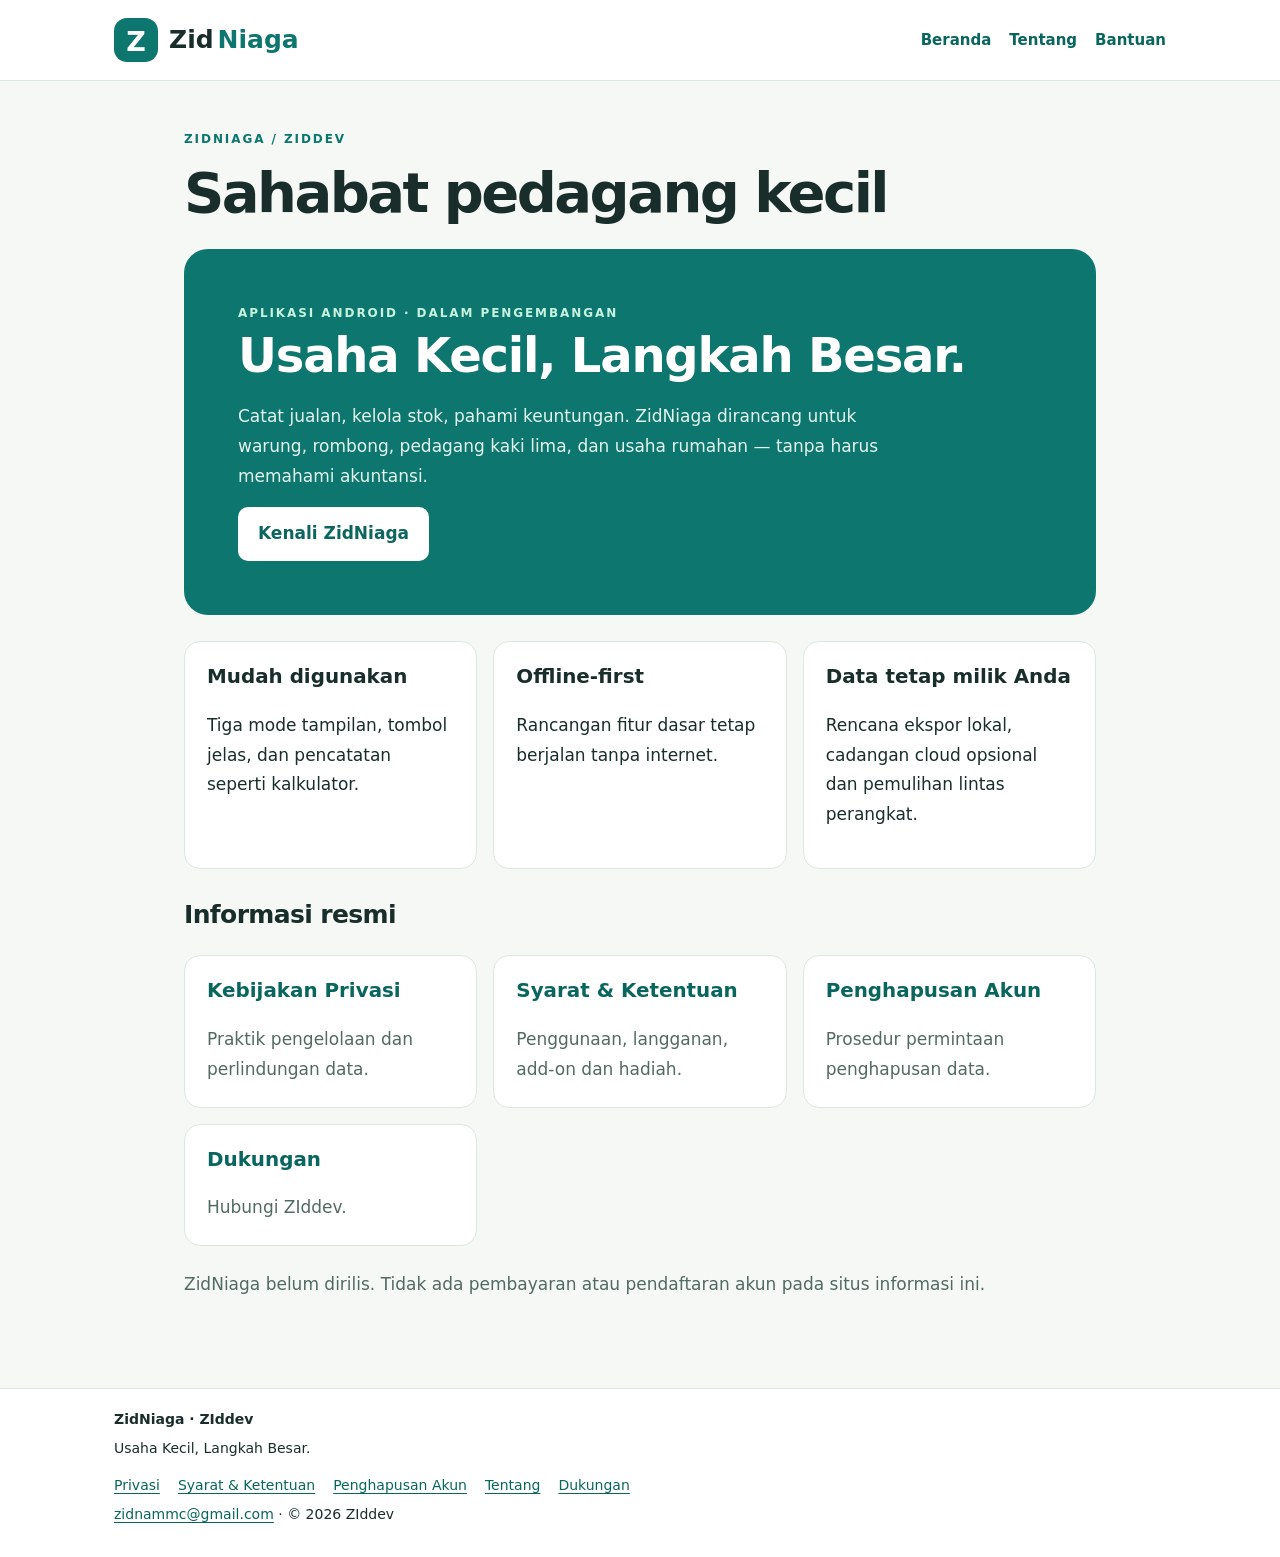
<file: index.html>
<!doctype html><html lang="id"><head><meta charset="utf-8"><meta name="viewport" content="width=device-width,initial-scale=1"><meta name="theme-color" content="#0d766e"><title>Sahabat pedagang kecil | ZidNiaga</title><link rel="stylesheet" href="style.css"></head><body><a class="skip" href="#main">Lewati navigasi</a><header class="site-header"><div class="nav-wrap"><a class="brand" href="index.html"><span class="mark" aria-hidden="true">Z</span>Zid<span>Niaga</span></a><nav aria-label="Navigasi utama"><a href="index.html">Beranda</a><a href="about.html">Tentang</a><a href="support.html">Bantuan</a></nav></div></header><main id="main" class="container"><div class="eyebrow">ZIDNIAGA / ZIDDEV</div><h1>Sahabat pedagang kecil</h1><section class="hero"><div class="eyebrow" style="color:#c6f2df">APLIKASI ANDROID · DALAM PENGEMBANGAN</div><h2>Usaha Kecil, Langkah Besar.</h2><p>Catat jualan, kelola stok, pahami keuntungan. ZidNiaga dirancang untuk warung, rombong, pedagang kaki lima, dan usaha rumahan — tanpa harus memahami akuntansi.</p><a class="cta" href="about.html">Kenali ZidNiaga</a></section><div class="cards"><section><h3>Mudah digunakan</h3><p>Tiga mode tampilan, tombol jelas, dan pencatatan seperti kalkulator.</p></section><section><h3>Offline-first</h3><p>Rancangan fitur dasar tetap berjalan tanpa internet.</p></section><section><h3>Data tetap milik Anda</h3><p>Rencana ekspor lokal, cadangan cloud opsional dan pemulihan lintas perangkat.</p></section></div><h2>Informasi resmi</h2><div class="cards"><a href="privacy.html"><h3>Kebijakan Privasi</h3><p>Praktik pengelolaan dan perlindungan data.</p></a><a href="terms.html"><h3>Syarat &amp; Ketentuan</h3><p>Penggunaan, langganan, add-on dan hadiah.</p></a><a href="delete-account.html"><h3>Penghapusan Akun</h3><p>Prosedur permintaan penghapusan data.</p></a><a href="support.html"><h3>Dukungan</h3><p>Hubungi ZIddev.</p></a></div><p class="muted">ZidNiaga belum dirilis. Tidak ada pembayaran atau pendaftaran akun pada situs informasi ini.</p></main><footer><div class="footer-inner"><strong>ZidNiaga · ZIddev</strong><p>Usaha Kecil, Langkah Besar.</p><nav aria-label="Informasi legal"><a href="privacy.html">Privasi</a><a href="terms.html">Syarat &amp; Ketentuan</a><a href="delete-account.html">Penghapusan Akun</a><a href="about.html">Tentang</a><a href="support.html">Dukungan</a></nav><p><a href="mailto:zidnammc@gmail.com">zidnammc@gmail.com</a> · © 2026 ZIddev</p></div></footer></body></html>
</file>
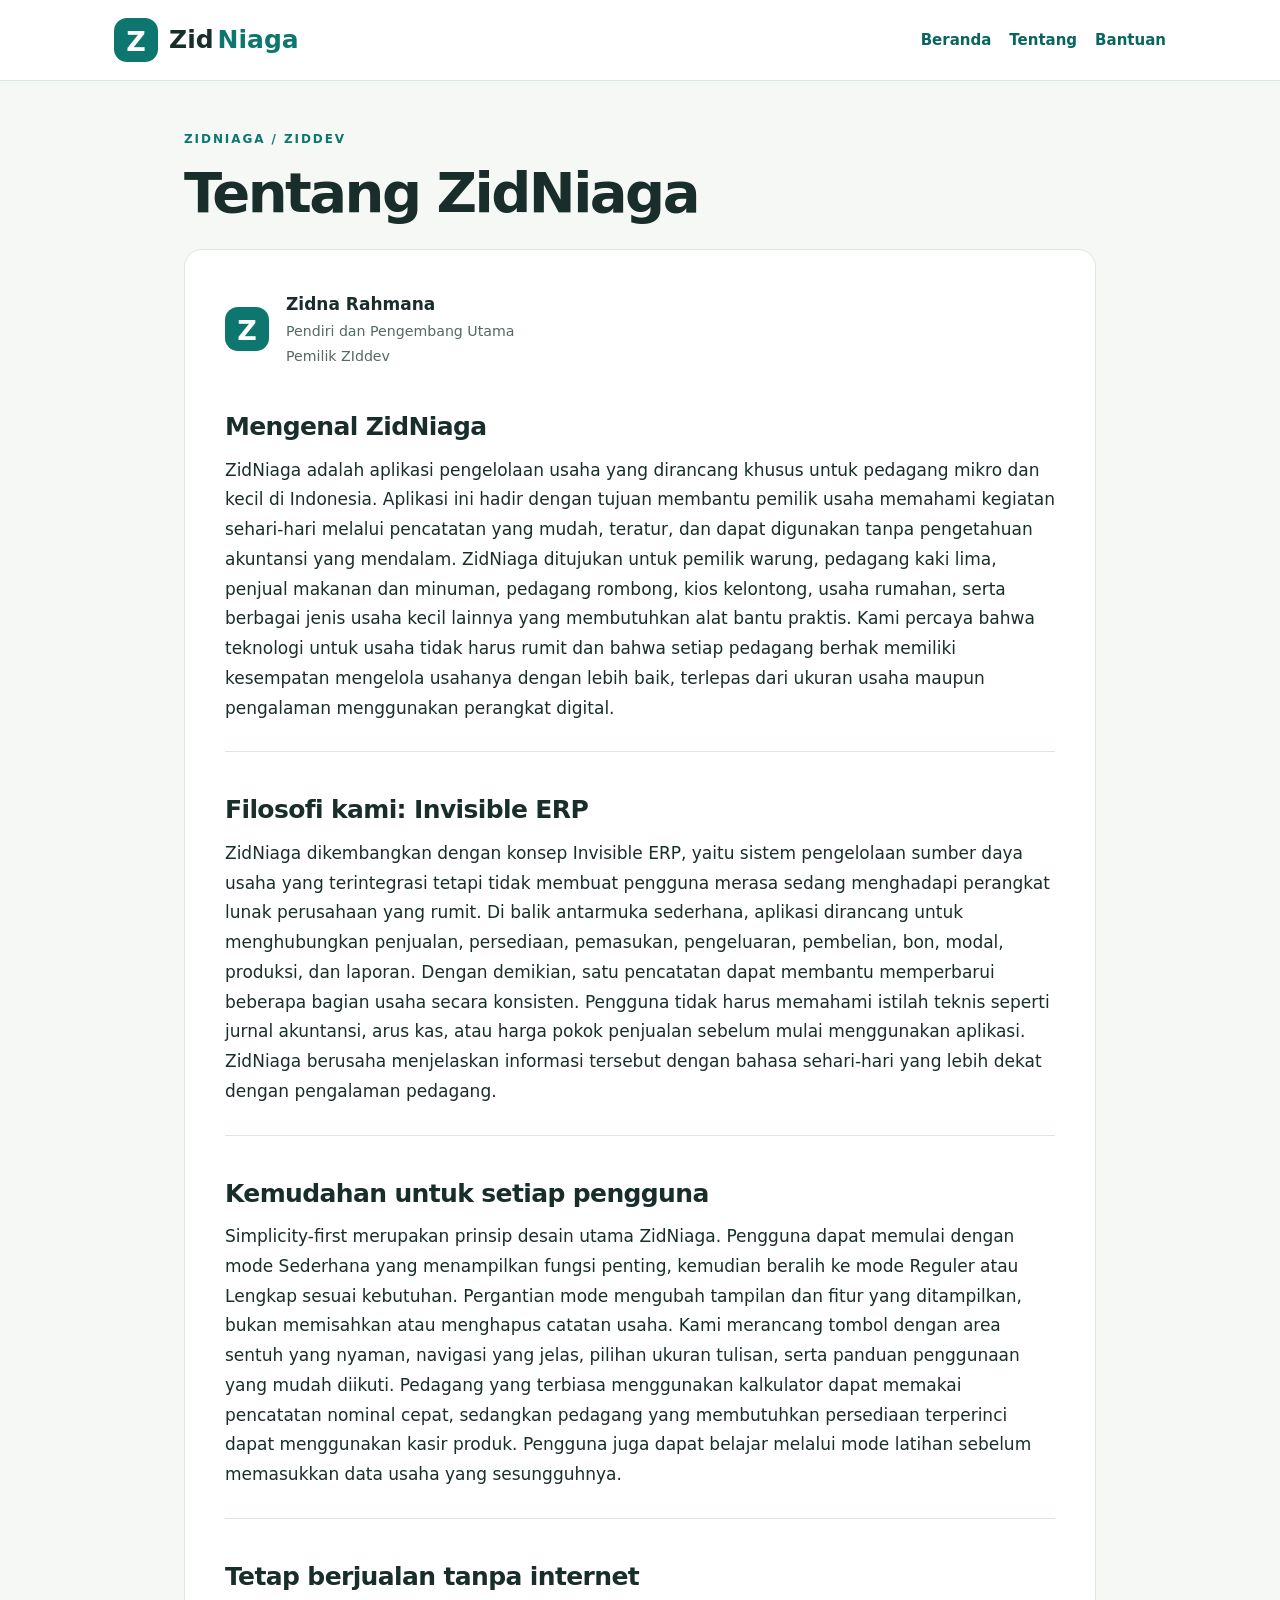
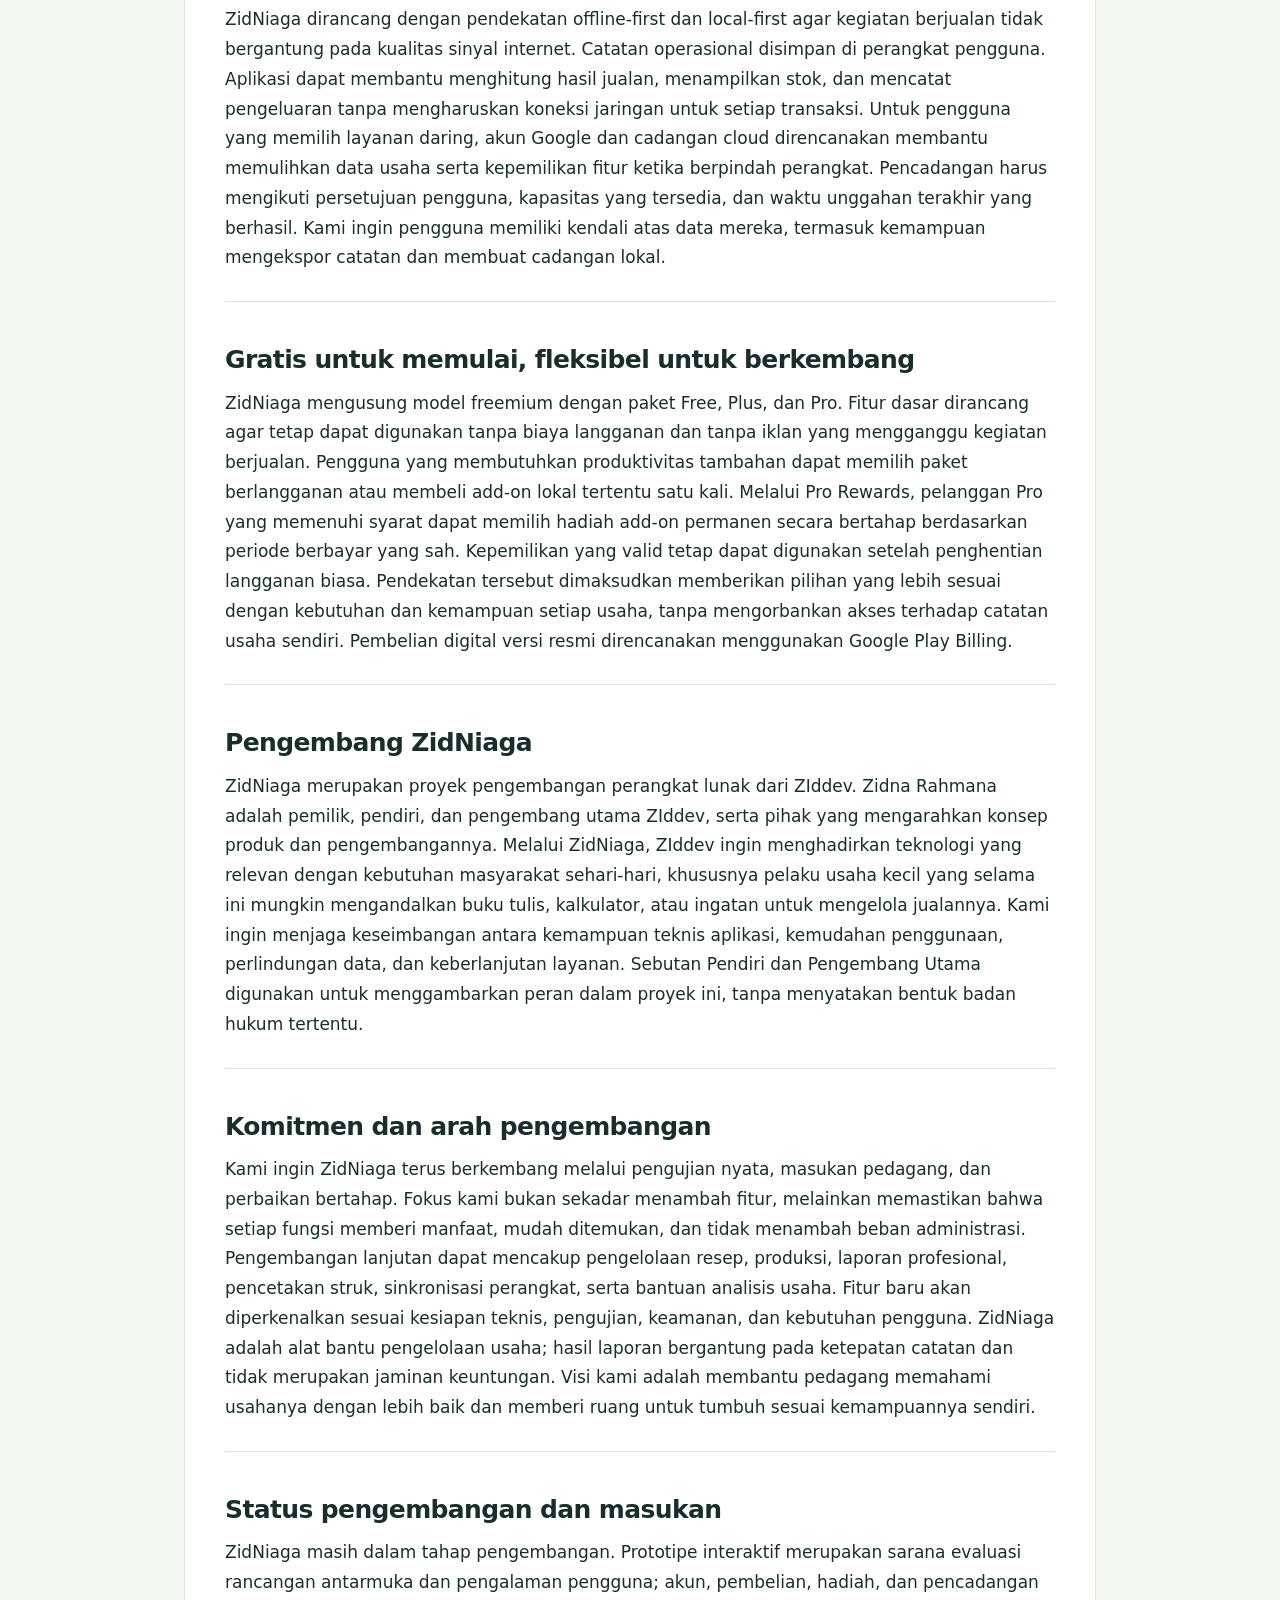
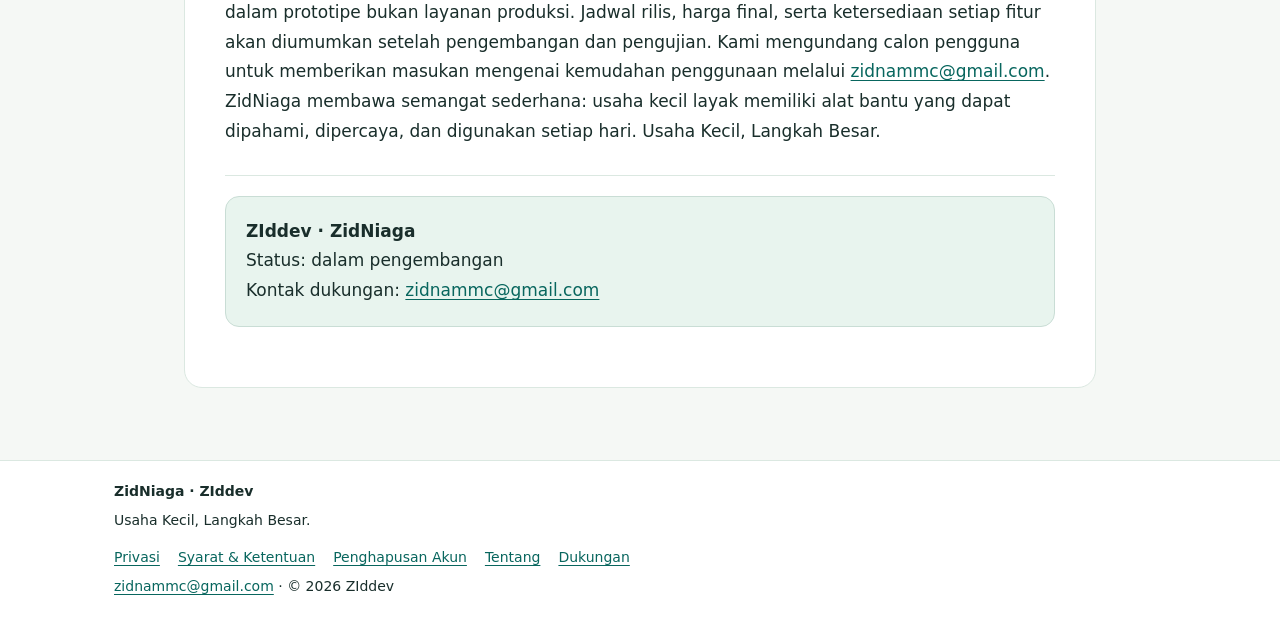
<file: about.html>
<!doctype html>
<html lang="id"><head><meta charset="utf-8"><meta name="viewport" content="width=device-width,initial-scale=1"><meta name="theme-color" content="#0d766e"><meta name="description" content="Mengenal ZidNiaga dan pengembang independen ZIddev."><title>Tentang ZidNiaga | ZidNiaga</title><link rel="stylesheet" href="style.css"></head><body><a class="skip" href="#main">Lewati navigasi</a><header class="site-header"><div class="nav-wrap"><a class="brand" href="index.html"><span class="mark" aria-hidden="true">Z</span>Zid<span>Niaga</span></a><nav aria-label="Navigasi utama"><a href="index.html">Beranda</a><a href="about.html">Tentang</a><a href="support.html">Bantuan</a></nav></div></header><main id="main" class="container"><div class="eyebrow">ZIDNIAGA / ZIDDEV</div><h1>Tentang ZidNiaga</h1><article class="legal-copy" aria-label="Tentang ZidNiaga"><div class="legal-developer"><span class="developer-avatar">Z</span><div><b>Zidna Rahmana</b><small>Pendiri dan Pengembang Utama</small><small>Pemilik ZIddev</small></div></div><section class="legal-section" id="about-1"><h2>Mengenal ZidNiaga</h2><p>ZidNiaga adalah aplikasi pengelolaan usaha yang dirancang khusus untuk pedagang mikro dan kecil di Indonesia. Aplikasi ini hadir dengan tujuan membantu pemilik usaha memahami kegiatan sehari-hari melalui pencatatan yang mudah, teratur, dan dapat digunakan tanpa pengetahuan akuntansi yang mendalam. ZidNiaga ditujukan untuk pemilik warung, pedagang kaki lima, penjual makanan dan minuman, pedagang rombong, kios kelontong, usaha rumahan, serta berbagai jenis usaha kecil lainnya yang membutuhkan alat bantu praktis. Kami percaya bahwa teknologi untuk usaha tidak harus rumit dan bahwa setiap pedagang berhak memiliki kesempatan mengelola usahanya dengan lebih baik, terlepas dari ukuran usaha maupun pengalaman menggunakan perangkat digital.</p></section><section class="legal-section" id="about-2"><h2>Filosofi kami: Invisible ERP</h2><p>ZidNiaga dikembangkan dengan konsep Invisible ERP, yaitu sistem pengelolaan sumber daya usaha yang terintegrasi tetapi tidak membuat pengguna merasa sedang menghadapi perangkat lunak perusahaan yang rumit. Di balik antarmuka sederhana, aplikasi dirancang untuk menghubungkan penjualan, persediaan, pemasukan, pengeluaran, pembelian, bon, modal, produksi, dan laporan. Dengan demikian, satu pencatatan dapat membantu memperbarui beberapa bagian usaha secara konsisten. Pengguna tidak harus memahami istilah teknis seperti jurnal akuntansi, arus kas, atau harga pokok penjualan sebelum mulai menggunakan aplikasi. ZidNiaga berusaha menjelaskan informasi tersebut dengan bahasa sehari-hari yang lebih dekat dengan pengalaman pedagang.</p></section><section class="legal-section" id="about-3"><h2>Kemudahan untuk setiap pengguna</h2><p>Simplicity-first merupakan prinsip desain utama ZidNiaga. Pengguna dapat memulai dengan mode Sederhana yang menampilkan fungsi penting, kemudian beralih ke mode Reguler atau Lengkap sesuai kebutuhan. Pergantian mode mengubah tampilan dan fitur yang ditampilkan, bukan memisahkan atau menghapus catatan usaha. Kami merancang tombol dengan area sentuh yang nyaman, navigasi yang jelas, pilihan ukuran tulisan, serta panduan penggunaan yang mudah diikuti. Pedagang yang terbiasa menggunakan kalkulator dapat memakai pencatatan nominal cepat, sedangkan pedagang yang membutuhkan persediaan terperinci dapat menggunakan kasir produk. Pengguna juga dapat belajar melalui mode latihan sebelum memasukkan data usaha yang sesungguhnya.</p></section><section class="legal-section" id="about-4"><h2>Tetap berjualan tanpa internet</h2><p>ZidNiaga dirancang dengan pendekatan offline-first dan local-first agar kegiatan berjualan tidak bergantung pada kualitas sinyal internet. Catatan operasional disimpan di perangkat pengguna. Aplikasi dapat membantu menghitung hasil jualan, menampilkan stok, dan mencatat pengeluaran tanpa mengharuskan koneksi jaringan untuk setiap transaksi. Untuk pengguna yang memilih layanan daring, akun Google dan cadangan cloud direncanakan membantu memulihkan data usaha serta kepemilikan fitur ketika berpindah perangkat. Pencadangan harus mengikuti persetujuan pengguna, kapasitas yang tersedia, dan waktu unggahan terakhir yang berhasil. Kami ingin pengguna memiliki kendali atas data mereka, termasuk kemampuan mengekspor catatan dan membuat cadangan lokal.</p></section><section class="legal-section" id="about-5"><h2>Gratis untuk memulai, fleksibel untuk berkembang</h2><p>ZidNiaga mengusung model freemium dengan paket Free, Plus, dan Pro. Fitur dasar dirancang agar tetap dapat digunakan tanpa biaya langganan dan tanpa iklan yang mengganggu kegiatan berjualan. Pengguna yang membutuhkan produktivitas tambahan dapat memilih paket berlangganan atau membeli add-on lokal tertentu satu kali. Melalui Pro Rewards, pelanggan Pro yang memenuhi syarat dapat memilih hadiah add-on permanen secara bertahap berdasarkan periode berbayar yang sah. Kepemilikan yang valid tetap dapat digunakan setelah penghentian langganan biasa. Pendekatan tersebut dimaksudkan memberikan pilihan yang lebih sesuai dengan kebutuhan dan kemampuan setiap usaha, tanpa mengorbankan akses terhadap catatan usaha sendiri. Pembelian digital versi resmi direncanakan menggunakan Google Play Billing.</p></section><section class="legal-section" id="about-6"><h2>Pengembang ZidNiaga</h2><p>ZidNiaga merupakan proyek pengembangan perangkat lunak dari ZIddev. Zidna Rahmana adalah pemilik, pendiri, dan pengembang utama ZIddev, serta pihak yang mengarahkan konsep produk dan pengembangannya. Melalui ZidNiaga, ZIddev ingin menghadirkan teknologi yang relevan dengan kebutuhan masyarakat sehari-hari, khususnya pelaku usaha kecil yang selama ini mungkin mengandalkan buku tulis, kalkulator, atau ingatan untuk mengelola jualannya. Kami ingin menjaga keseimbangan antara kemampuan teknis aplikasi, kemudahan penggunaan, perlindungan data, dan keberlanjutan layanan. Sebutan Pendiri dan Pengembang Utama digunakan untuk menggambarkan peran dalam proyek ini, tanpa menyatakan bentuk badan hukum tertentu.</p></section><section class="legal-section" id="about-7"><h2>Komitmen dan arah pengembangan</h2><p>Kami ingin ZidNiaga terus berkembang melalui pengujian nyata, masukan pedagang, dan perbaikan bertahap. Fokus kami bukan sekadar menambah fitur, melainkan memastikan bahwa setiap fungsi memberi manfaat, mudah ditemukan, dan tidak menambah beban administrasi. Pengembangan lanjutan dapat mencakup pengelolaan resep, produksi, laporan profesional, pencetakan struk, sinkronisasi perangkat, serta bantuan analisis usaha. Fitur baru akan diperkenalkan sesuai kesiapan teknis, pengujian, keamanan, dan kebutuhan pengguna. ZidNiaga adalah alat bantu pengelolaan usaha; hasil laporan bergantung pada ketepatan catatan dan tidak merupakan jaminan keuntungan. Visi kami adalah membantu pedagang memahami usahanya dengan lebih baik dan memberi ruang untuk tumbuh sesuai kemampuannya sendiri.</p></section><section class="legal-section" id="about-8"><h2>Status pengembangan dan masukan</h2><p>ZidNiaga masih dalam tahap pengembangan. Prototipe interaktif merupakan sarana evaluasi rancangan antarmuka dan pengalaman pengguna; akun, pembelian, hadiah, dan pencadangan dalam prototipe bukan layanan produksi. Jadwal rilis, harga final, serta ketersediaan setiap fitur akan diumumkan setelah pengembangan dan pengujian. Kami mengundang calon pengguna untuk memberikan masukan mengenai kemudahan penggunaan melalui <a href="mailto:zidnammc@gmail.com">zidnammc@gmail.com</a>. ZidNiaga membawa semangat sederhana: usaha kecil layak memiliki alat bantu yang dapat dipahami, dipercaya, dan digunakan setiap hari. Usaha Kecil, Langkah Besar.</p></section><div class="legal-contact"><b>ZIddev · ZidNiaga</b><p>Status: dalam pengembangan</p><p>Kontak dukungan: <a href="mailto:zidnammc@gmail.com">zidnammc@gmail.com</a></p></div></article></main><footer><div class="footer-inner"><strong>ZidNiaga · ZIddev</strong><p>Usaha Kecil, Langkah Besar.</p><nav aria-label="Informasi legal"><a href="privacy.html">Privasi</a><a href="terms.html">Syarat &amp; Ketentuan</a><a href="delete-account.html">Penghapusan Akun</a><a href="about.html">Tentang</a><a href="support.html">Dukungan</a></nav><p><a href="mailto:zidnammc@gmail.com">zidnammc@gmail.com</a> · © 2026 ZIddev</p></div></footer></body></html>
</file>
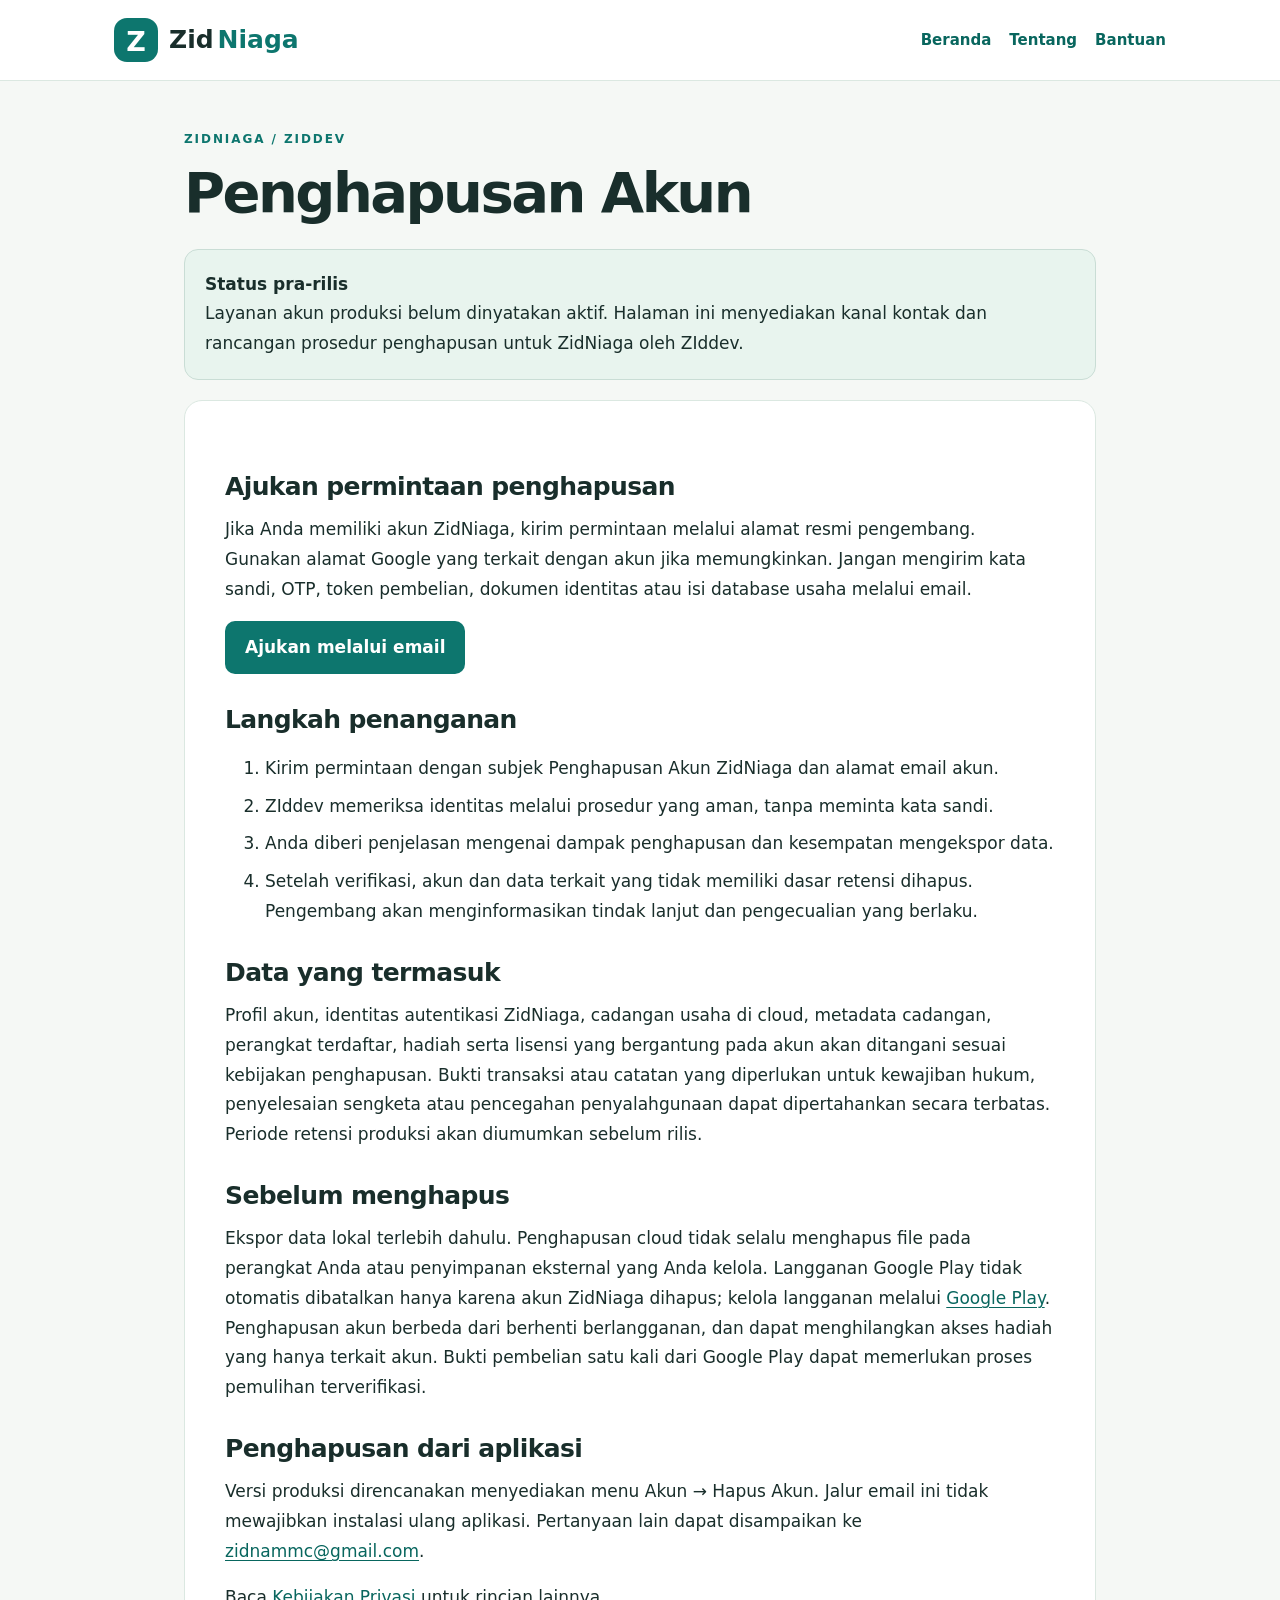
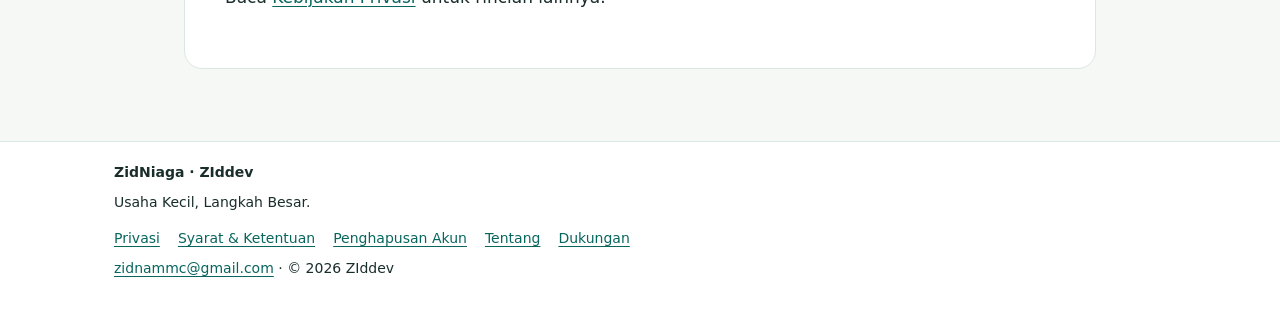
<file: delete-account.html>
<!doctype html><html lang="id"><head><meta charset="utf-8"><meta name="viewport" content="width=device-width,initial-scale=1"><meta name="theme-color" content="#0d766e"><title>Penghapusan Akun | ZidNiaga</title><link rel="stylesheet" href="style.css"></head><body><a class="skip" href="#main">Lewati navigasi</a><header class="site-header"><div class="nav-wrap"><a class="brand" href="index.html"><span class="mark" aria-hidden="true">Z</span>Zid<span>Niaga</span></a><nav aria-label="Navigasi utama"><a href="index.html">Beranda</a><a href="about.html">Tentang</a><a href="support.html">Bantuan</a></nav></div></header><main id="main" class="container"><div class="eyebrow">ZIDNIAGA / ZIDDEV</div><h1>Penghapusan Akun</h1><aside class="notice"><strong>Status pra-rilis</strong><p>Layanan akun produksi belum dinyatakan aktif. Halaman ini menyediakan kanal kontak dan rancangan prosedur penghapusan untuk ZidNiaga oleh ZIddev.</p></aside><article class="legal-copy"><h2>Ajukan permintaan penghapusan</h2><p>Jika Anda memiliki akun ZidNiaga, kirim permintaan melalui alamat resmi pengembang. Gunakan alamat Google yang terkait dengan akun jika memungkinkan. Jangan mengirim kata sandi, OTP, token pembelian, dokumen identitas atau isi database usaha melalui email.</p><p><a class="cta" href="mailto:zidnammc@gmail.com?subject=Permintaan%20penghapusan%20akun%20ZidNiaga&amp;body=Saya%20ingin%20mengajukan%20penghapusan%20akun%20ZidNiaga.%0AAlamat%20email%20akun%3A%20%0A">Ajukan melalui email</a></p><h2>Langkah penanganan</h2><ol><li>Kirim permintaan dengan subjek Penghapusan Akun ZidNiaga dan alamat email akun.</li><li>ZIddev memeriksa identitas melalui prosedur yang aman, tanpa meminta kata sandi.</li><li>Anda diberi penjelasan mengenai dampak penghapusan dan kesempatan mengekspor data.</li><li>Setelah verifikasi, akun dan data terkait yang tidak memiliki dasar retensi dihapus. Pengembang akan menginformasikan tindak lanjut dan pengecualian yang berlaku.</li></ol><h2>Data yang termasuk</h2><p>Profil akun, identitas autentikasi ZidNiaga, cadangan usaha di cloud, metadata cadangan, perangkat terdaftar, hadiah serta lisensi yang bergantung pada akun akan ditangani sesuai kebijakan penghapusan. Bukti transaksi atau catatan yang diperlukan untuk kewajiban hukum, penyelesaian sengketa atau pencegahan penyalahgunaan dapat dipertahankan secara terbatas. Periode retensi produksi akan diumumkan sebelum rilis.</p><h2>Sebelum menghapus</h2><p>Ekspor data lokal terlebih dahulu. Penghapusan cloud tidak selalu menghapus file pada perangkat Anda atau penyimpanan eksternal yang Anda kelola. Langganan Google Play tidak otomatis dibatalkan hanya karena akun ZidNiaga dihapus; kelola langganan melalui <a href="https://play.google.com/store/account/subscriptions">Google Play</a>. Penghapusan akun berbeda dari berhenti berlangganan, dan dapat menghilangkan akses hadiah yang hanya terkait akun. Bukti pembelian satu kali dari Google Play dapat memerlukan proses pemulihan terverifikasi.</p><h2>Penghapusan dari aplikasi</h2><p>Versi produksi direncanakan menyediakan menu Akun → Hapus Akun. Jalur email ini tidak mewajibkan instalasi ulang aplikasi. Pertanyaan lain dapat disampaikan ke <a href="mailto:zidnammc@gmail.com">zidnammc@gmail.com</a>.</p><p>Baca <a href="privacy.html">Kebijakan Privasi</a> untuk rincian lainnya.</p></article></main><footer><div class="footer-inner"><strong>ZidNiaga · ZIddev</strong><p>Usaha Kecil, Langkah Besar.</p><nav aria-label="Informasi legal"><a href="privacy.html">Privasi</a><a href="terms.html">Syarat &amp; Ketentuan</a><a href="delete-account.html">Penghapusan Akun</a><a href="about.html">Tentang</a><a href="support.html">Dukungan</a></nav><p><a href="mailto:zidnammc@gmail.com">zidnammc@gmail.com</a> · © 2026 ZIddev</p></div></footer></body></html>
</file>
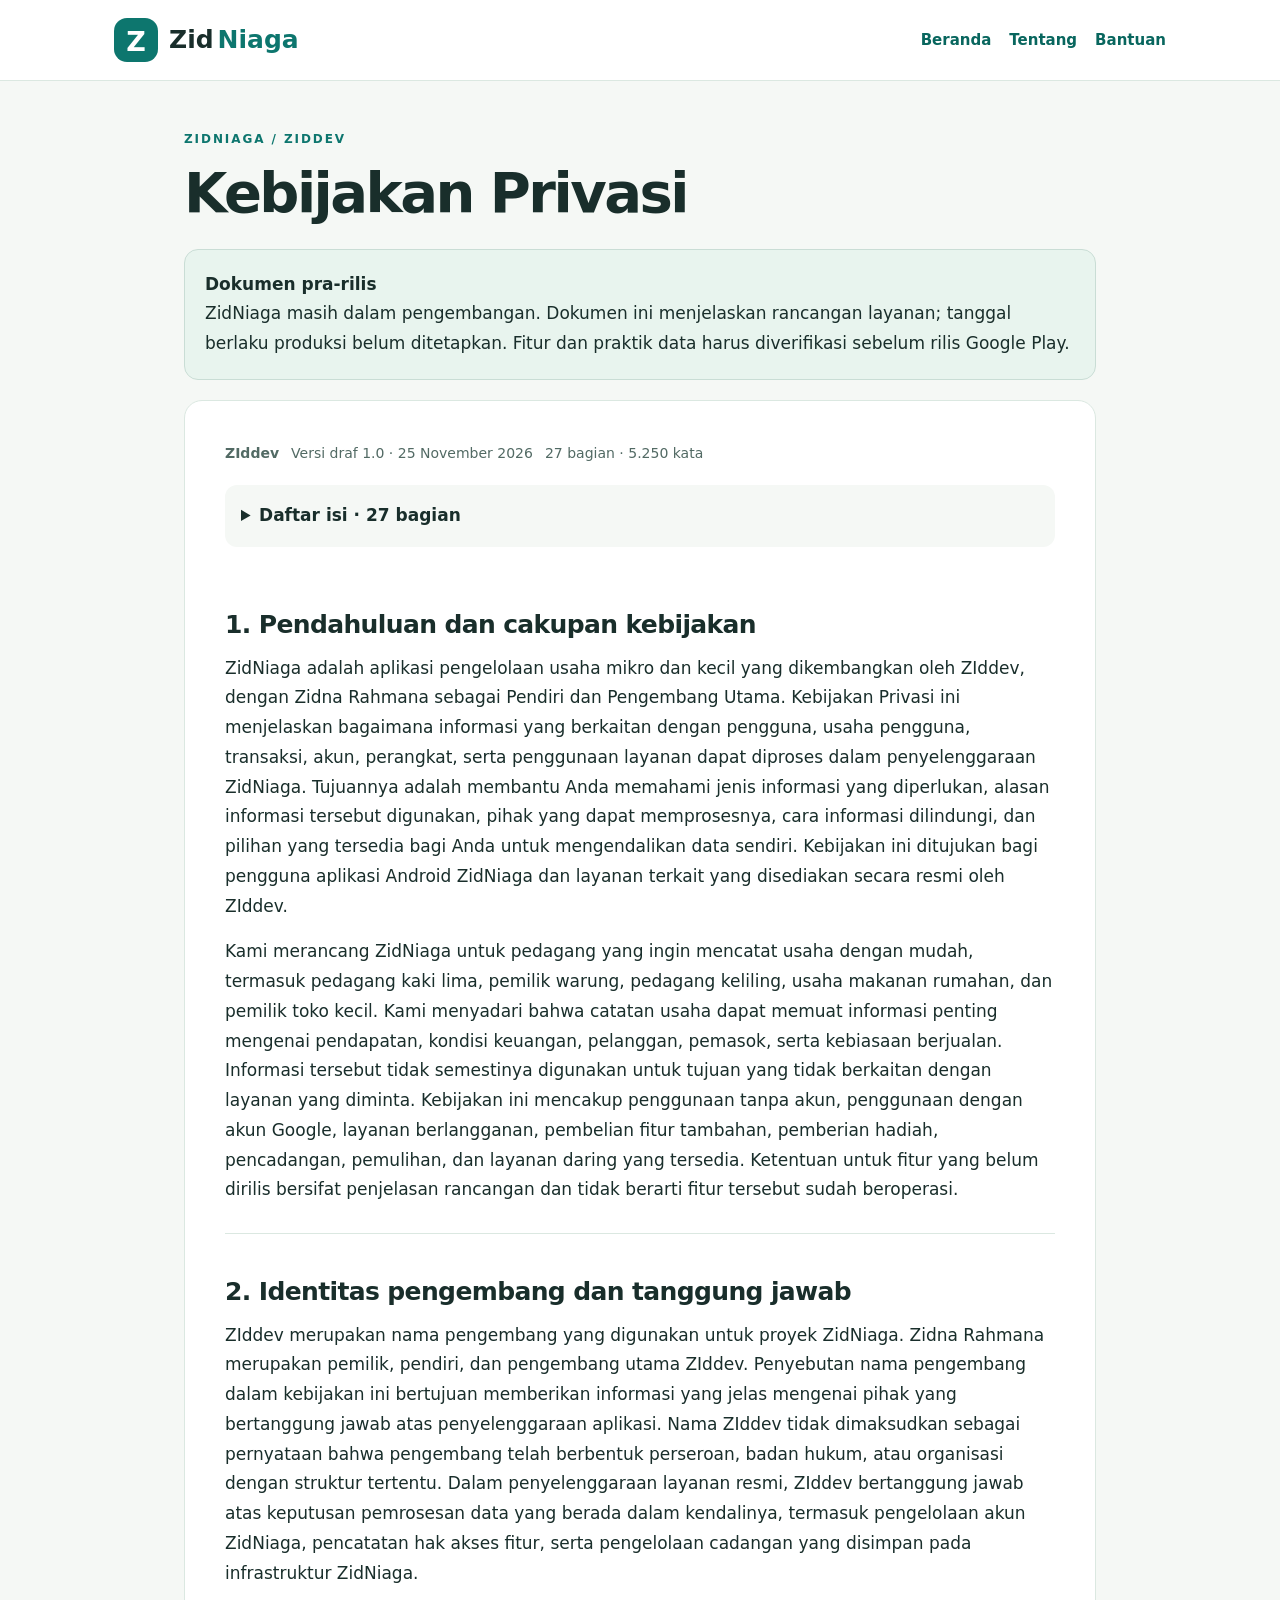
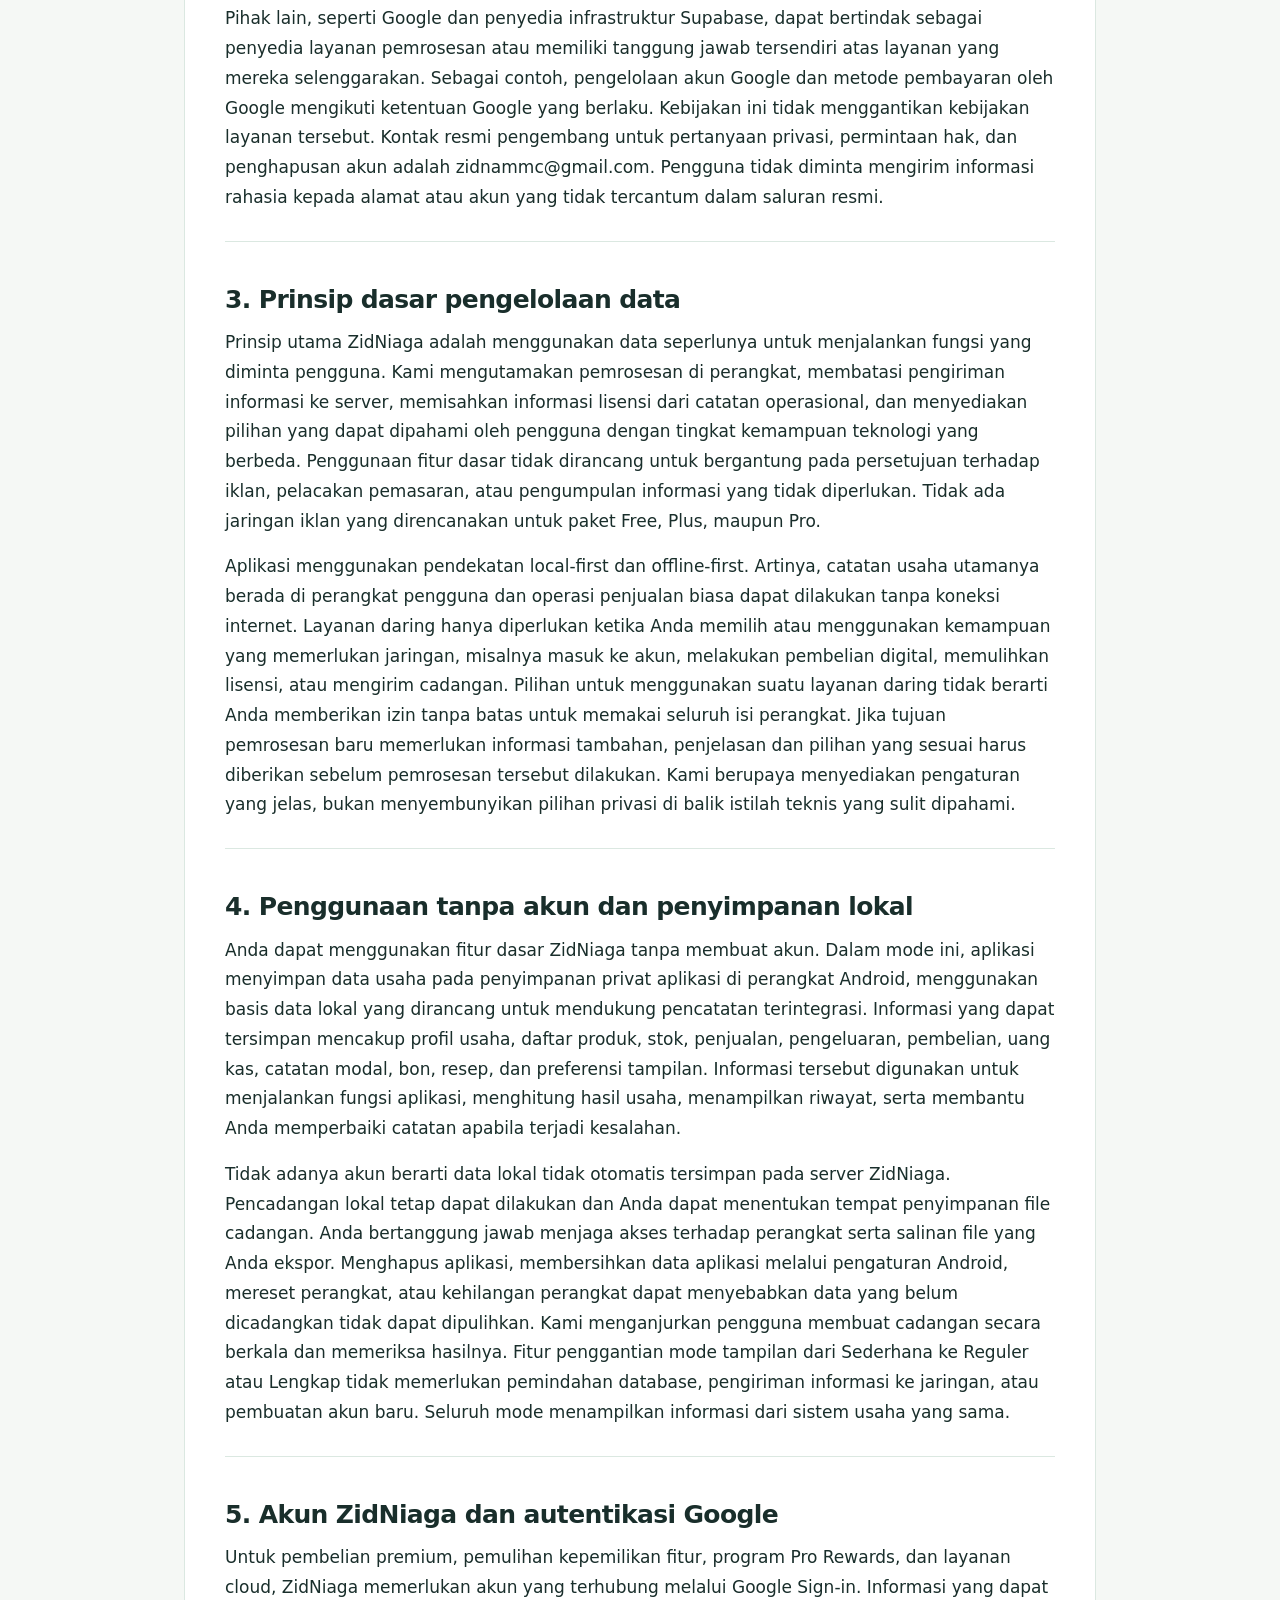
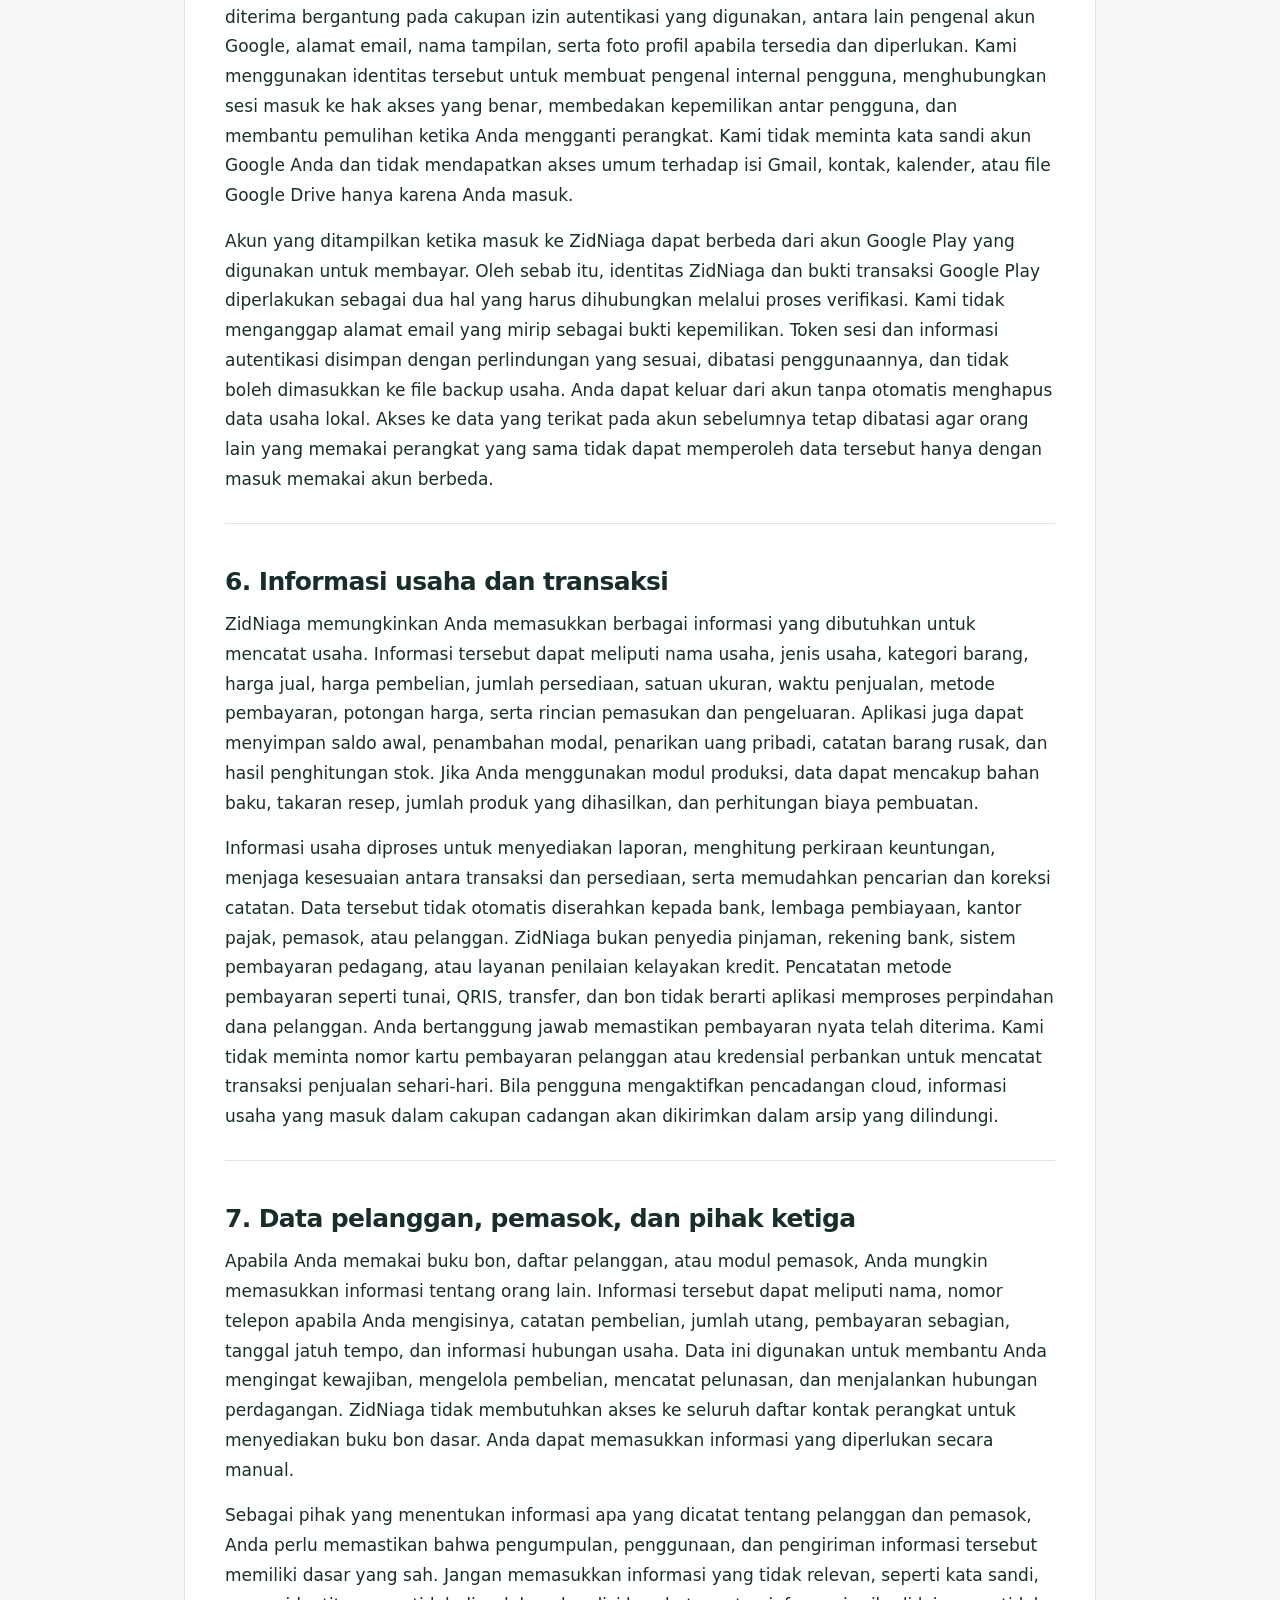
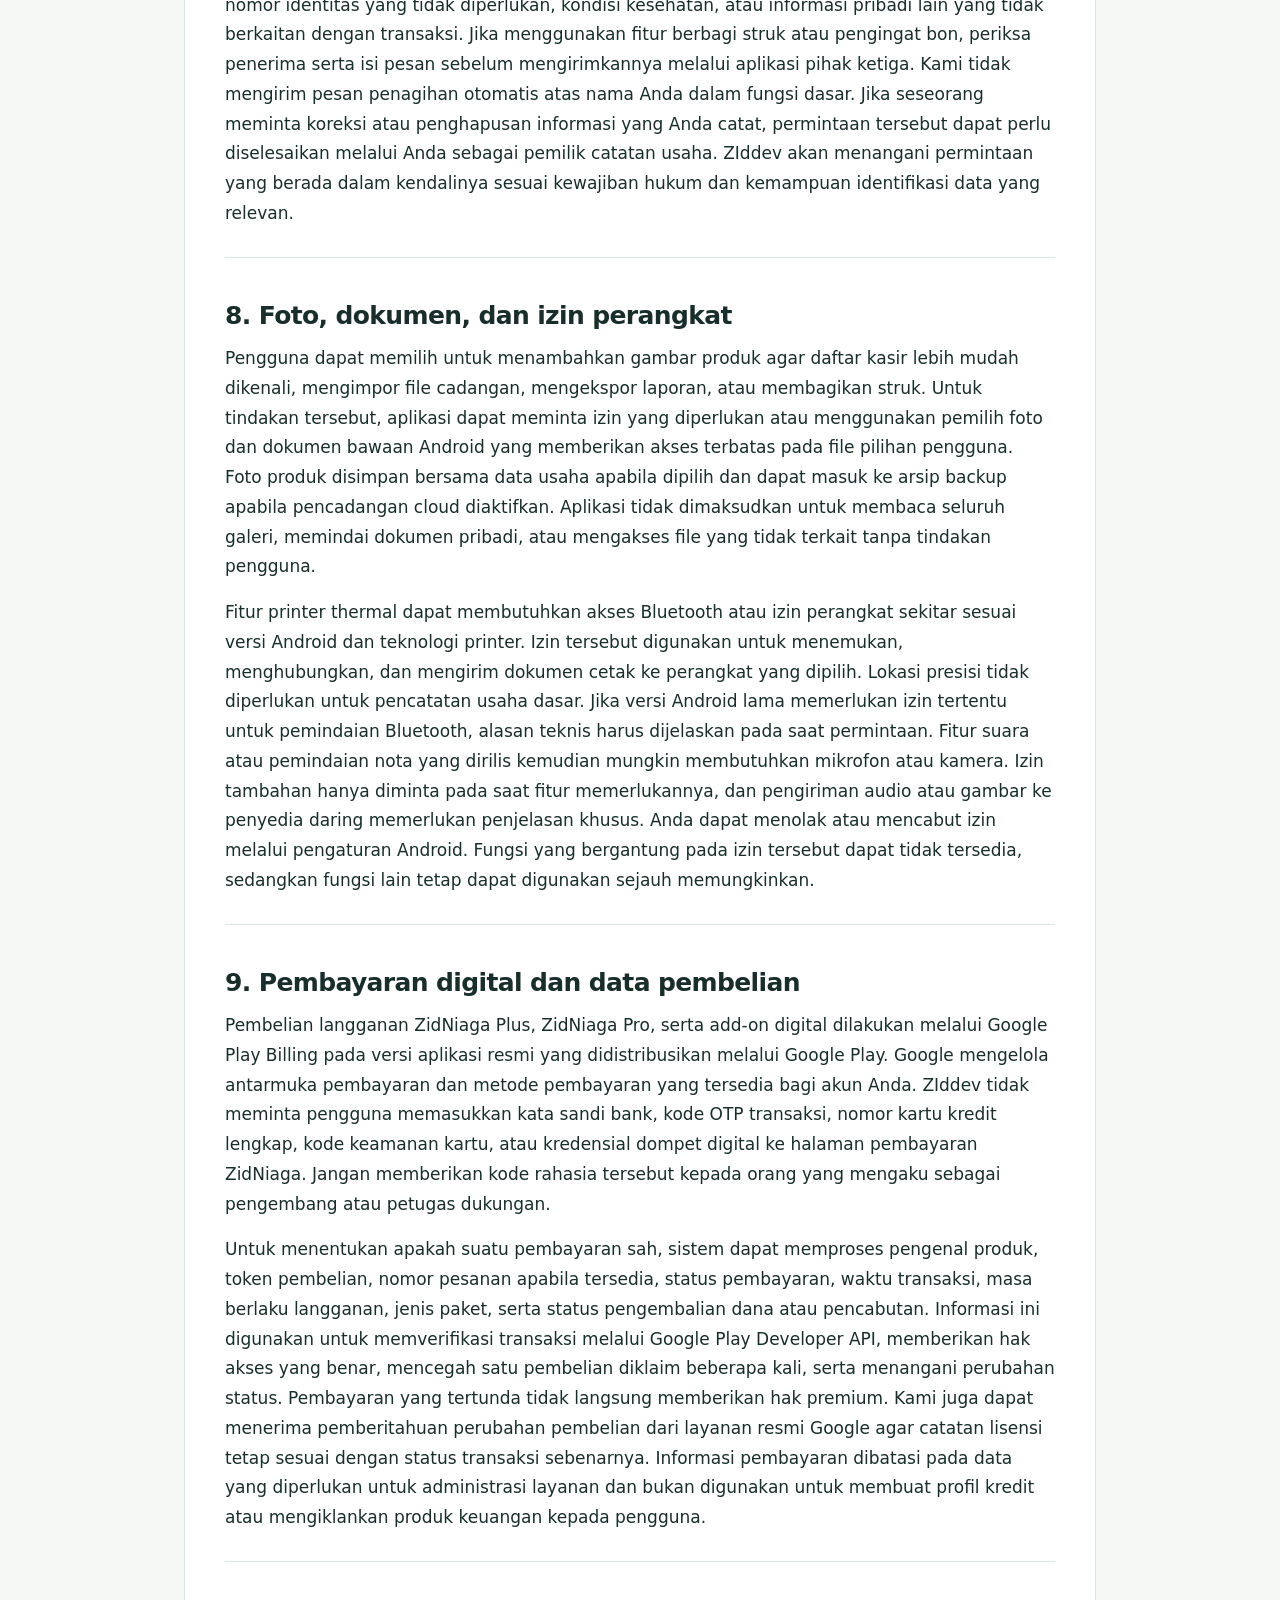
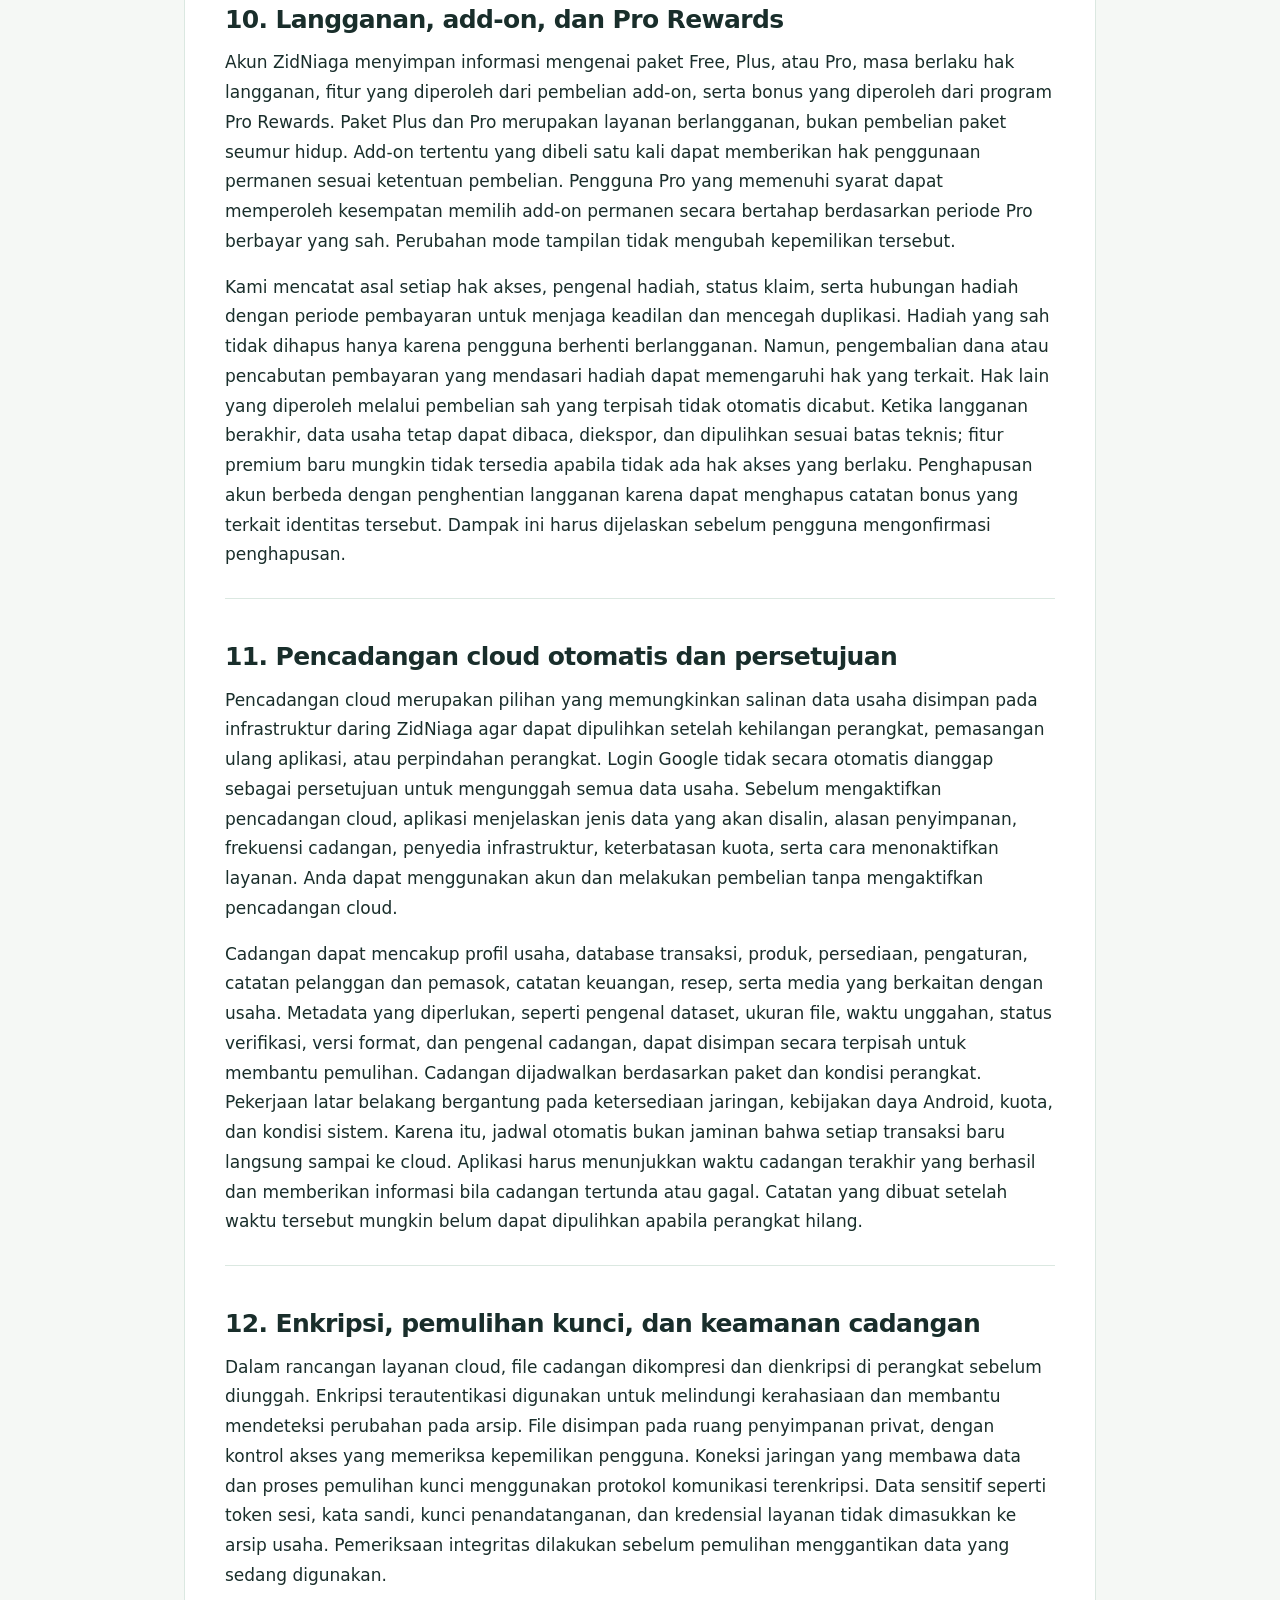
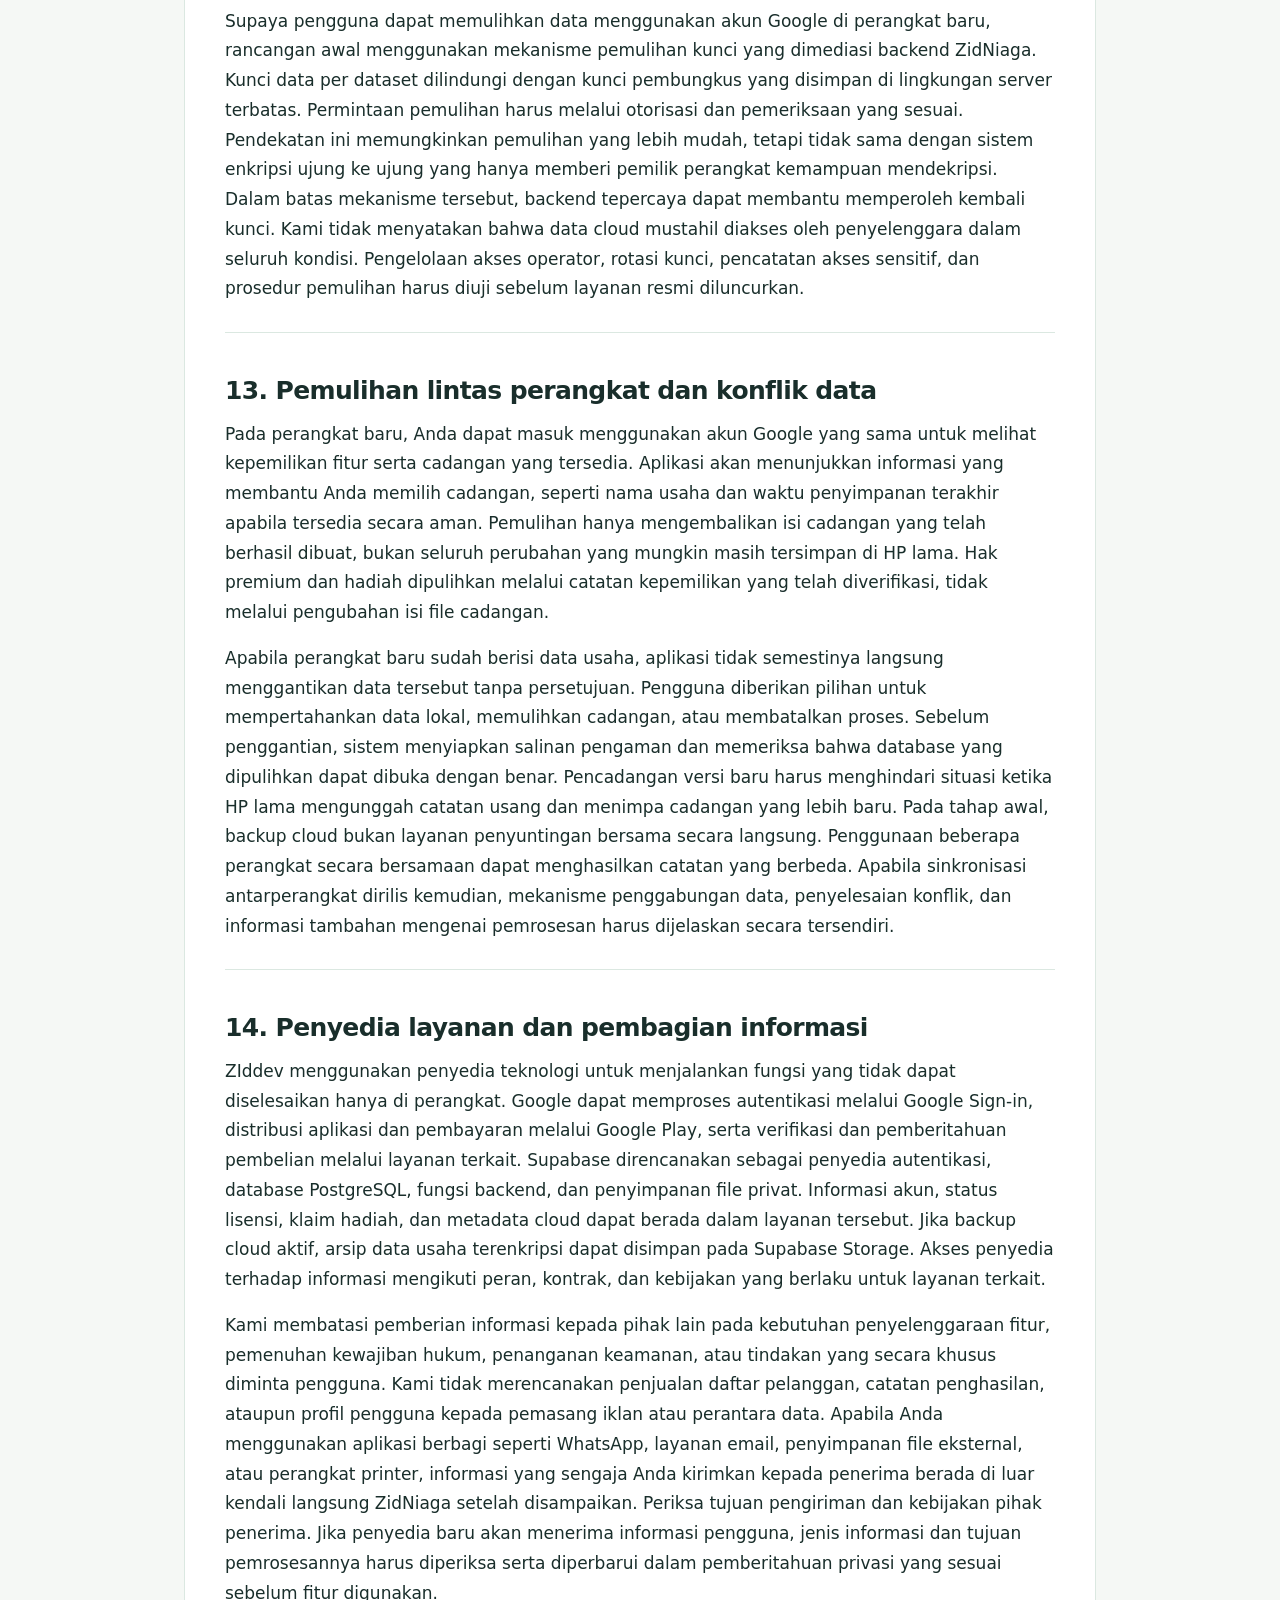
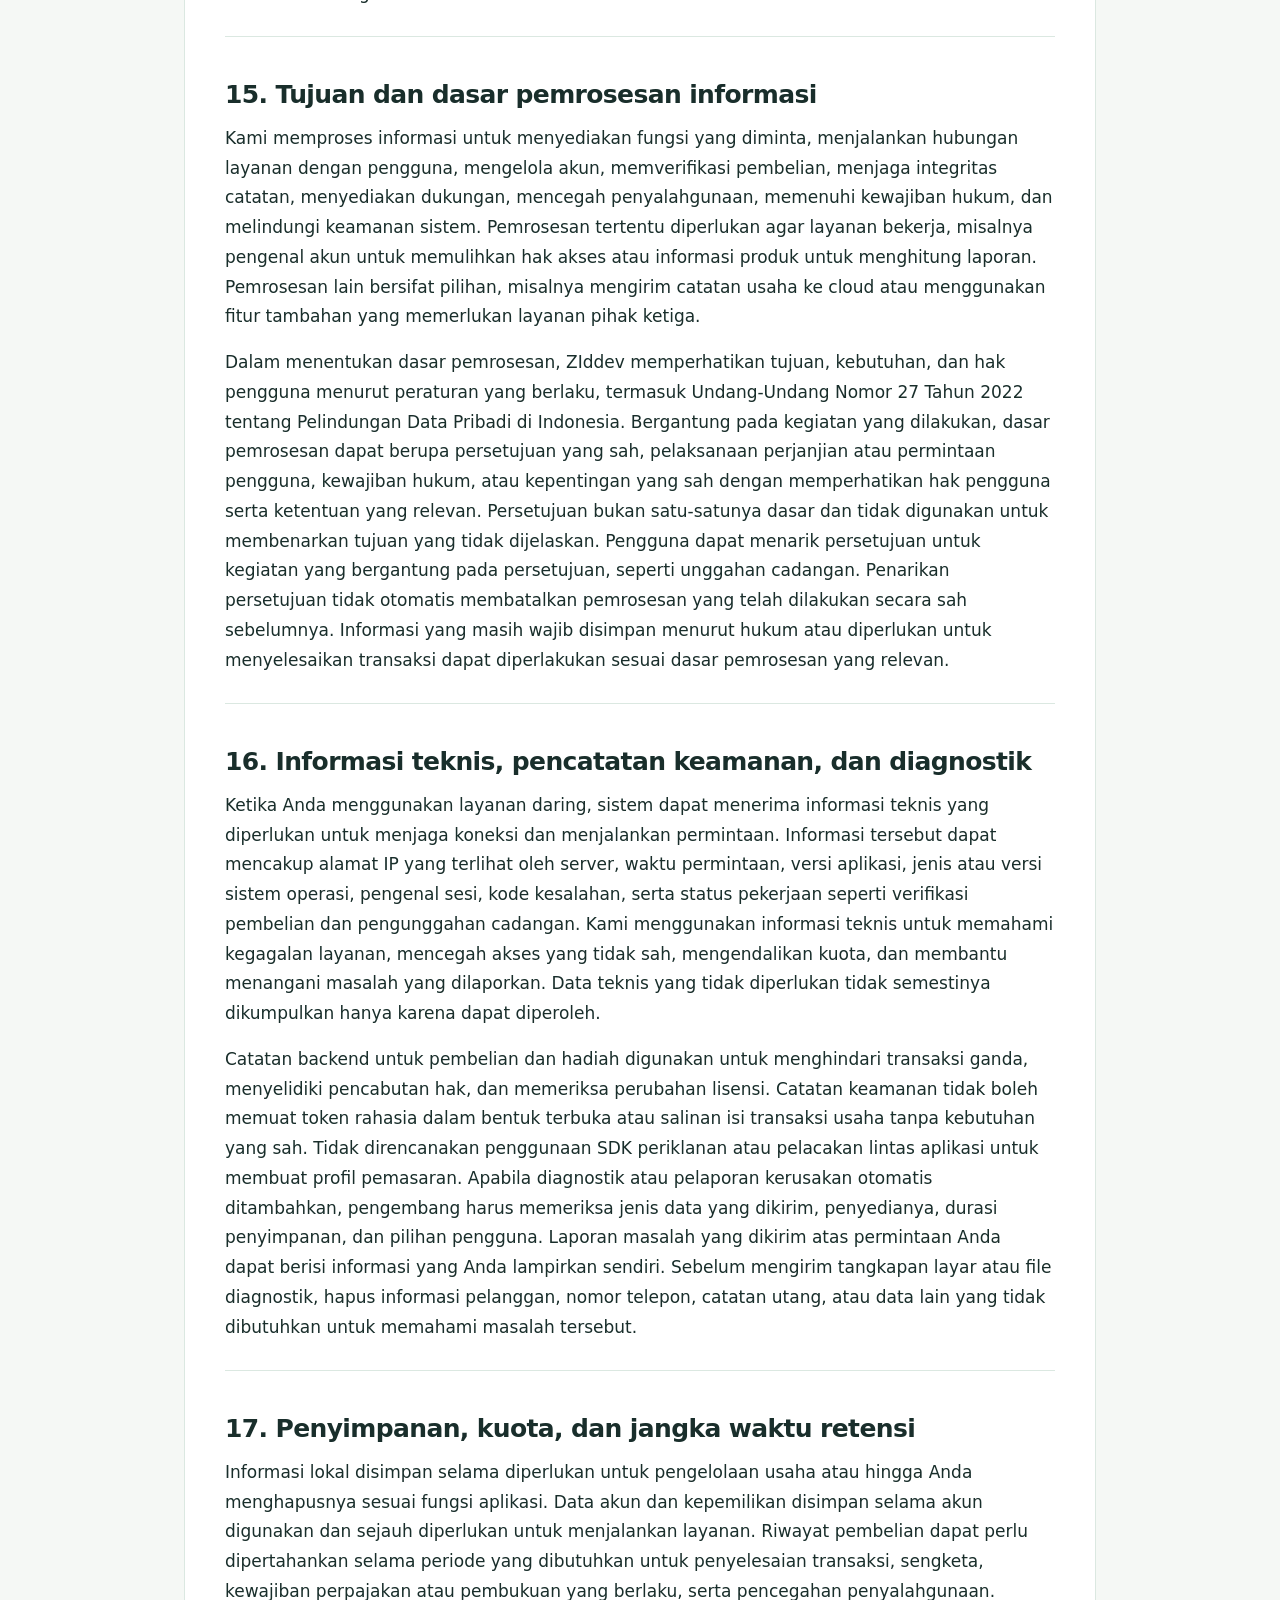
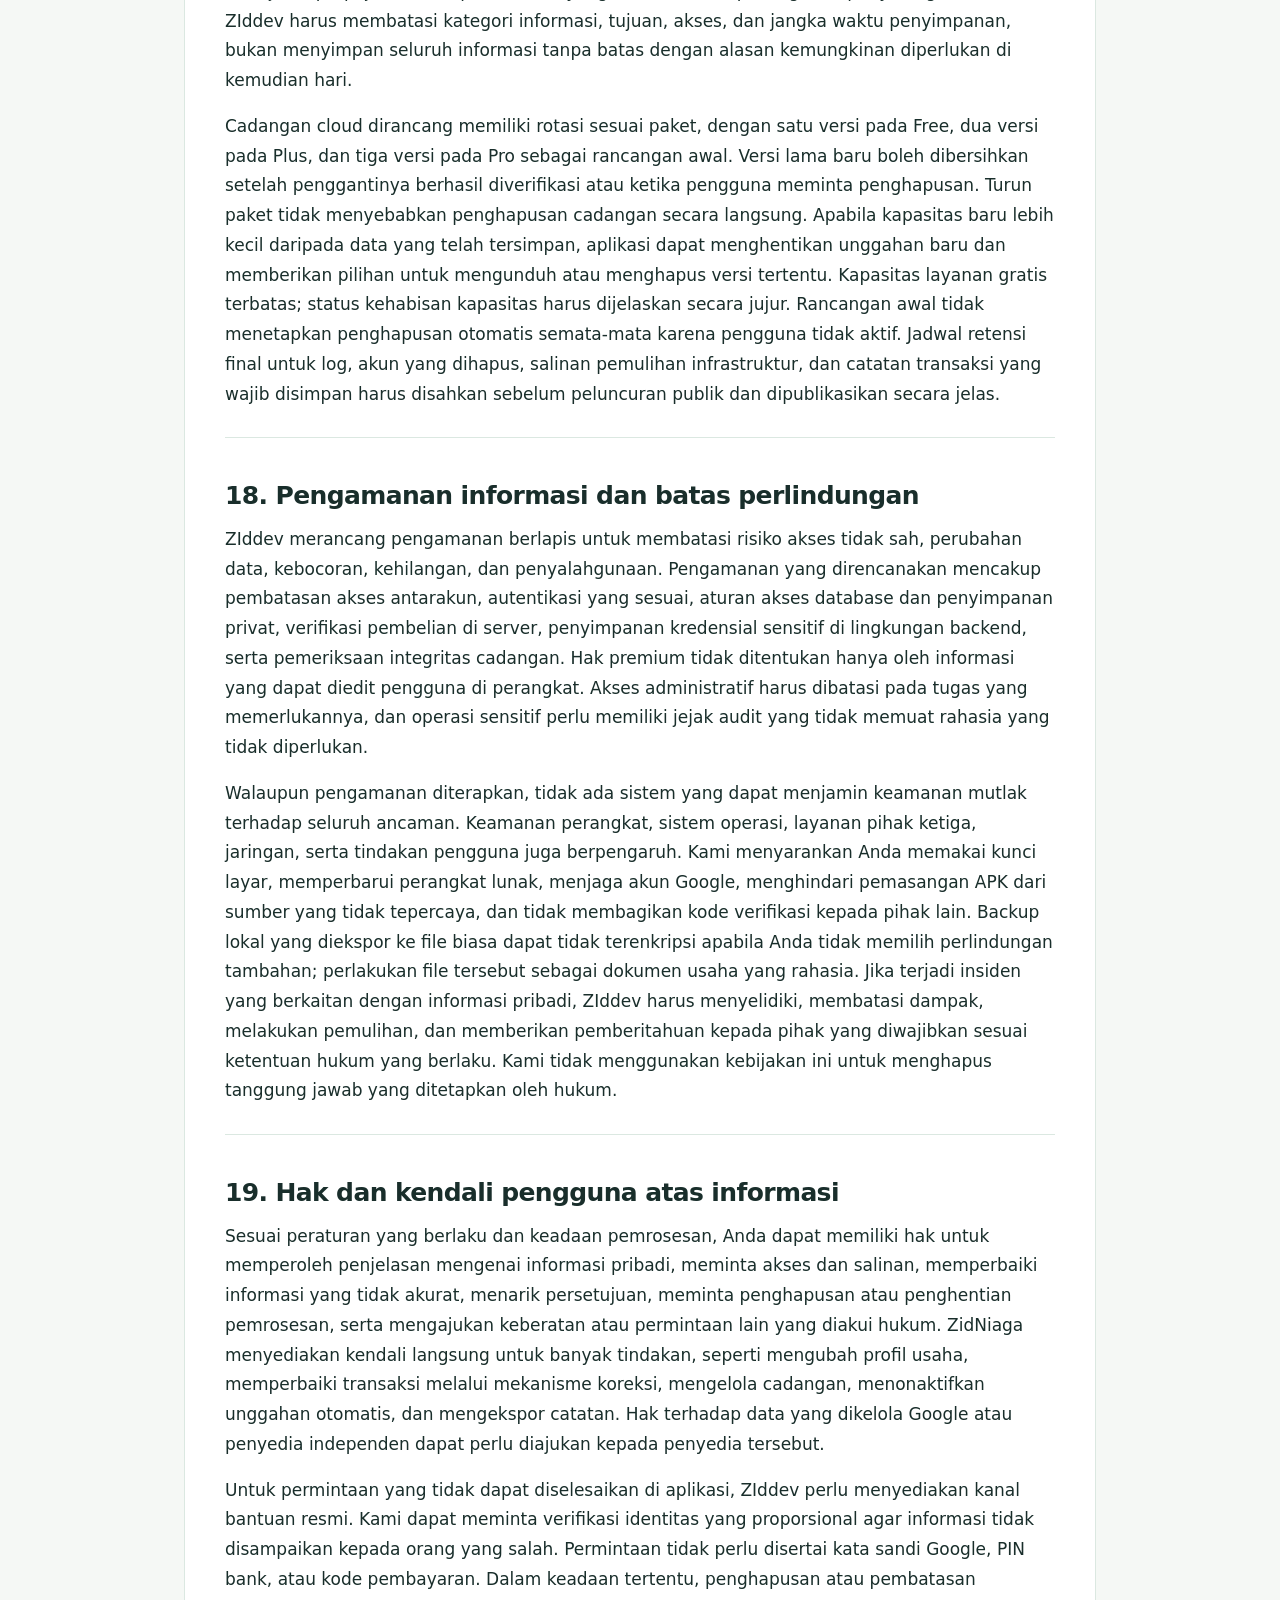
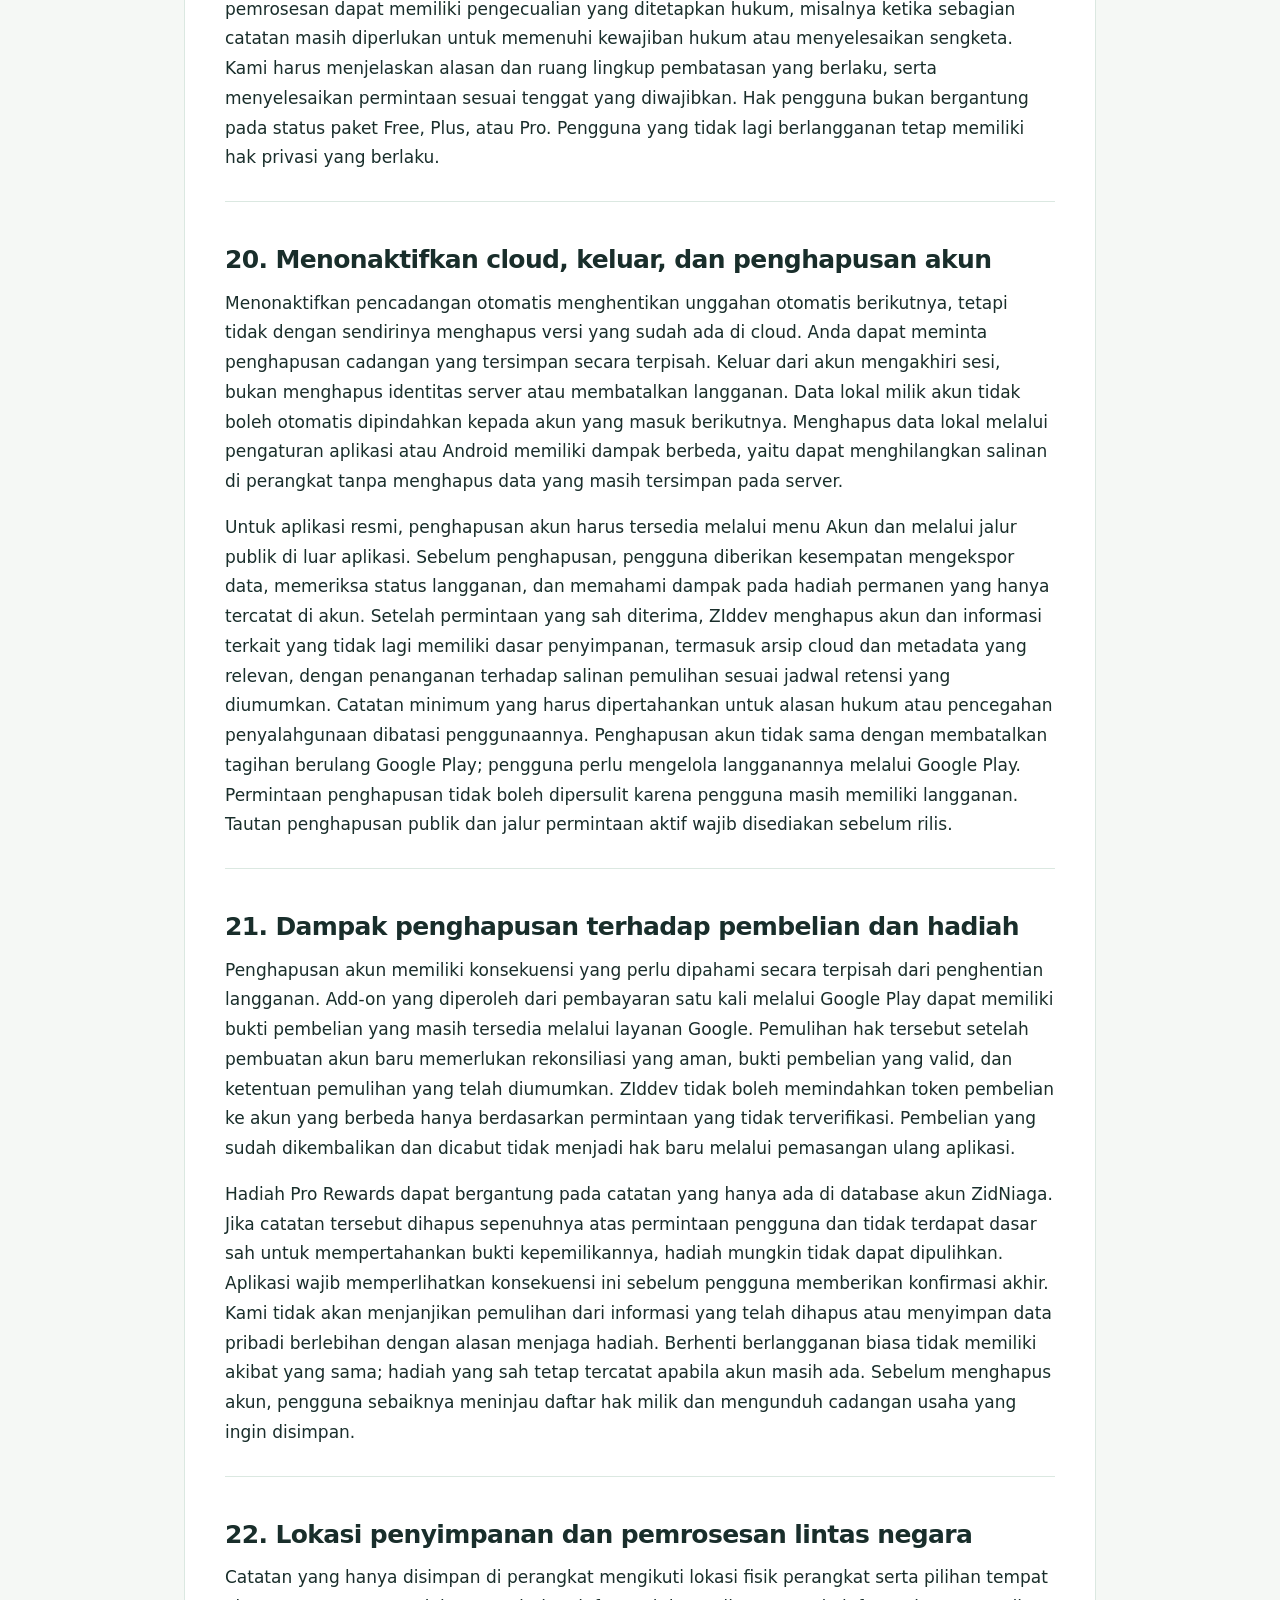
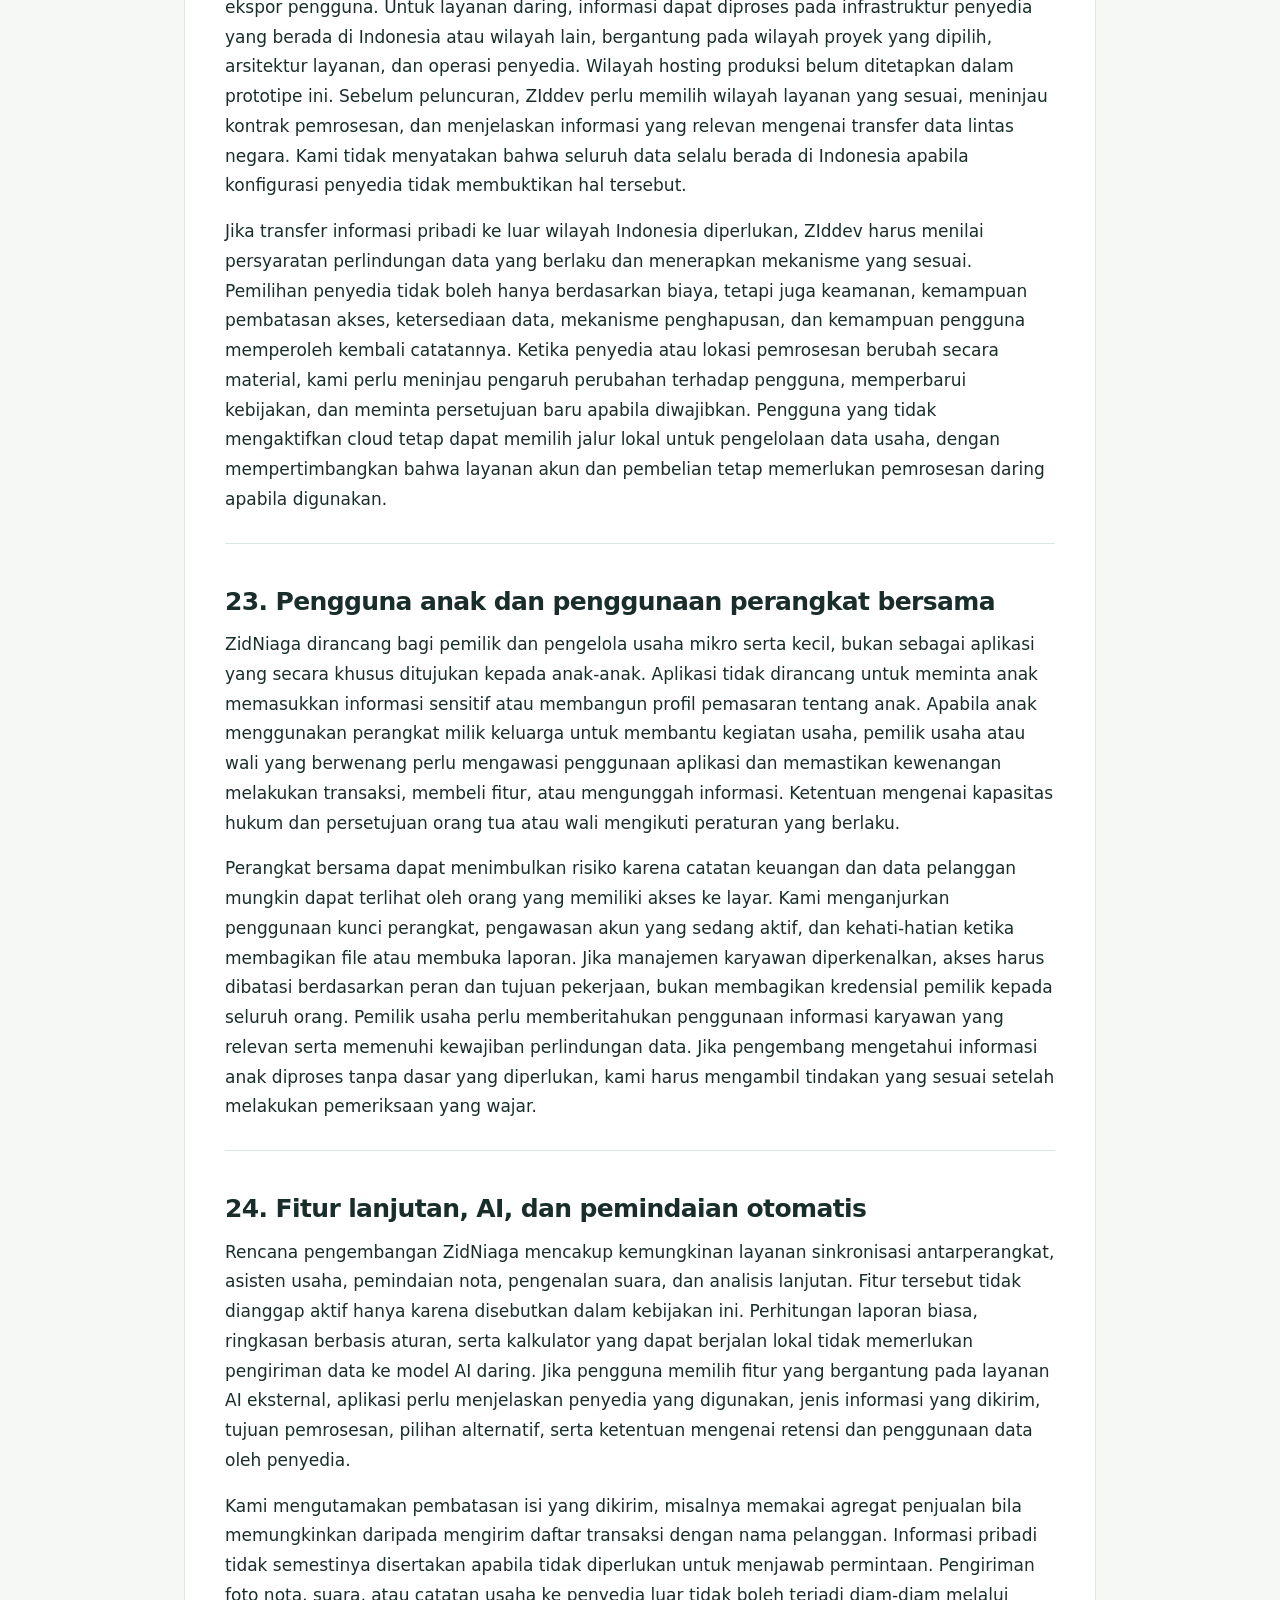
<file: privacy.html>
<!doctype html>
<html lang="id"><head><meta charset="utf-8"><meta name="viewport" content="width=device-width,initial-scale=1"><meta name="theme-color" content="#0d766e"><meta name="description" content="Rancangan kebijakan privasi ZidNiaga oleh ZIddev."><title>Kebijakan Privasi | ZidNiaga</title><link rel="stylesheet" href="style.css"></head><body><a class="skip" href="#main">Lewati navigasi</a><header class="site-header"><div class="nav-wrap"><a class="brand" href="index.html"><span class="mark" aria-hidden="true">Z</span>Zid<span>Niaga</span></a><nav aria-label="Navigasi utama"><a href="index.html">Beranda</a><a href="about.html">Tentang</a><a href="support.html">Bantuan</a></nav></div></header><main id="main" class="container"><div class="eyebrow">ZIDNIAGA / ZIDDEV</div><h1>Kebijakan Privasi</h1><aside class="notice"><strong>Dokumen pra-rilis</strong><p>ZidNiaga masih dalam pengembangan. Dokumen ini menjelaskan rancangan layanan; tanggal berlaku produksi belum ditetapkan. Fitur dan praktik data harus diverifikasi sebelum rilis Google Play.</p></aside><article class="legal-copy" aria-label="Kebijakan Privasi ZidNiaga"><div class="legal-meta"><b>ZIddev</b><span>Versi draf 1.0 · 25 November 2026</span><span>27 bagian · 5.250 kata</span></div><details class="legal-toc"><summary>Daftar isi · 27 bagian</summary><ol><li><a href="#priv-1">1. Pendahuluan dan cakupan kebijakan</a></li><li><a href="#priv-2">2. Identitas pengembang dan tanggung jawab</a></li><li><a href="#priv-3">3. Prinsip dasar pengelolaan data</a></li><li><a href="#priv-4">4. Penggunaan tanpa akun dan penyimpanan lokal</a></li><li><a href="#priv-5">5. Akun ZidNiaga dan autentikasi Google</a></li><li><a href="#priv-6">6. Informasi usaha dan transaksi</a></li><li><a href="#priv-7">7. Data pelanggan, pemasok, dan pihak ketiga</a></li><li><a href="#priv-8">8. Foto, dokumen, dan izin perangkat</a></li><li><a href="#priv-9">9. Pembayaran digital dan data pembelian</a></li><li><a href="#priv-10">10. Langganan, add-on, dan Pro Rewards</a></li><li><a href="#priv-11">11. Pencadangan cloud otomatis dan persetujuan</a></li><li><a href="#priv-12">12. Enkripsi, pemulihan kunci, dan keamanan cadangan</a></li><li><a href="#priv-13">13. Pemulihan lintas perangkat dan konflik data</a></li><li><a href="#priv-14">14. Penyedia layanan dan pembagian informasi</a></li><li><a href="#priv-15">15. Tujuan dan dasar pemrosesan informasi</a></li><li><a href="#priv-16">16. Informasi teknis, pencatatan keamanan, dan diagnostik</a></li><li><a href="#priv-17">17. Penyimpanan, kuota, dan jangka waktu retensi</a></li><li><a href="#priv-18">18. Pengamanan informasi dan batas perlindungan</a></li><li><a href="#priv-19">19. Hak dan kendali pengguna atas informasi</a></li><li><a href="#priv-20">20. Menonaktifkan cloud, keluar, dan penghapusan akun</a></li><li><a href="#priv-21">21. Dampak penghapusan terhadap pembelian dan hadiah</a></li><li><a href="#priv-22">22. Lokasi penyimpanan dan pemrosesan lintas negara</a></li><li><a href="#priv-23">23. Pengguna anak dan penggunaan perangkat bersama</a></li><li><a href="#priv-24">24. Fitur lanjutan, AI, dan pemindaian otomatis</a></li><li><a href="#priv-25">25. Berbagi, ekspor, dan layanan eksternal</a></li><li><a href="#priv-26">26. Perubahan kebijakan, pemberitahuan, dan perselisihan</a></li><li><a href="#priv-27">27. Kontak privasi, status dokumen, dan rujukan</a></li></ol></details><section class="legal-section" id="priv-1"><h2>1. Pendahuluan dan cakupan kebijakan</h2><p>ZidNiaga adalah aplikasi pengelolaan usaha mikro dan kecil yang dikembangkan oleh ZIddev, dengan Zidna Rahmana sebagai Pendiri dan Pengembang Utama. Kebijakan Privasi ini menjelaskan bagaimana informasi yang berkaitan dengan pengguna, usaha pengguna, transaksi, akun, perangkat, serta penggunaan layanan dapat diproses dalam penyelenggaraan ZidNiaga. Tujuannya adalah membantu Anda memahami jenis informasi yang diperlukan, alasan informasi tersebut digunakan, pihak yang dapat memprosesnya, cara informasi dilindungi, dan pilihan yang tersedia bagi Anda untuk mengendalikan data sendiri. Kebijakan ini ditujukan bagi pengguna aplikasi Android ZidNiaga dan layanan terkait yang disediakan secara resmi oleh ZIddev.</p><p>Kami merancang ZidNiaga untuk pedagang yang ingin mencatat usaha dengan mudah, termasuk pedagang kaki lima, pemilik warung, pedagang keliling, usaha makanan rumahan, dan pemilik toko kecil. Kami menyadari bahwa catatan usaha dapat memuat informasi penting mengenai pendapatan, kondisi keuangan, pelanggan, pemasok, serta kebiasaan berjualan. Informasi tersebut tidak semestinya digunakan untuk tujuan yang tidak berkaitan dengan layanan yang diminta. Kebijakan ini mencakup penggunaan tanpa akun, penggunaan dengan akun Google, layanan berlangganan, pembelian fitur tambahan, pemberian hadiah, pencadangan, pemulihan, dan layanan daring yang tersedia. Ketentuan untuk fitur yang belum dirilis bersifat penjelasan rancangan dan tidak berarti fitur tersebut sudah beroperasi.</p></section><section class="legal-section" id="priv-2"><h2>2. Identitas pengembang dan tanggung jawab</h2><p>ZIddev merupakan nama pengembang yang digunakan untuk proyek ZidNiaga. Zidna Rahmana merupakan pemilik, pendiri, dan pengembang utama ZIddev. Penyebutan nama pengembang dalam kebijakan ini bertujuan memberikan informasi yang jelas mengenai pihak yang bertanggung jawab atas penyelenggaraan aplikasi. Nama ZIddev tidak dimaksudkan sebagai pernyataan bahwa pengembang telah berbentuk perseroan, badan hukum, atau organisasi dengan struktur tertentu. Dalam penyelenggaraan layanan resmi, ZIddev bertanggung jawab atas keputusan pemrosesan data yang berada dalam kendalinya, termasuk pengelolaan akun ZidNiaga, pencatatan hak akses fitur, serta pengelolaan cadangan yang disimpan pada infrastruktur ZidNiaga.</p><p>Pihak lain, seperti Google dan penyedia infrastruktur Supabase, dapat bertindak sebagai penyedia layanan pemrosesan atau memiliki tanggung jawab tersendiri atas layanan yang mereka selenggarakan. Sebagai contoh, pengelolaan akun Google dan metode pembayaran oleh Google mengikuti ketentuan Google yang berlaku. Kebijakan ini tidak menggantikan kebijakan layanan tersebut. Kontak resmi pengembang untuk pertanyaan privasi, permintaan hak, dan penghapusan akun adalah zidnammc@gmail.com. Pengguna tidak diminta mengirim informasi rahasia kepada alamat atau akun yang tidak tercantum dalam saluran resmi.</p></section><section class="legal-section" id="priv-3"><h2>3. Prinsip dasar pengelolaan data</h2><p>Prinsip utama ZidNiaga adalah menggunakan data seperlunya untuk menjalankan fungsi yang diminta pengguna. Kami mengutamakan pemrosesan di perangkat, membatasi pengiriman informasi ke server, memisahkan informasi lisensi dari catatan operasional, dan menyediakan pilihan yang dapat dipahami oleh pengguna dengan tingkat kemampuan teknologi yang berbeda. Penggunaan fitur dasar tidak dirancang untuk bergantung pada persetujuan terhadap iklan, pelacakan pemasaran, atau pengumpulan informasi yang tidak diperlukan. Tidak ada jaringan iklan yang direncanakan untuk paket Free, Plus, maupun Pro.</p><p>Aplikasi menggunakan pendekatan local-first dan offline-first. Artinya, catatan usaha utamanya berada di perangkat pengguna dan operasi penjualan biasa dapat dilakukan tanpa koneksi internet. Layanan daring hanya diperlukan ketika Anda memilih atau menggunakan kemampuan yang memerlukan jaringan, misalnya masuk ke akun, melakukan pembelian digital, memulihkan lisensi, atau mengirim cadangan. Pilihan untuk menggunakan suatu layanan daring tidak berarti Anda memberikan izin tanpa batas untuk memakai seluruh isi perangkat. Jika tujuan pemrosesan baru memerlukan informasi tambahan, penjelasan dan pilihan yang sesuai harus diberikan sebelum pemrosesan tersebut dilakukan. Kami berupaya menyediakan pengaturan yang jelas, bukan menyembunyikan pilihan privasi di balik istilah teknis yang sulit dipahami.</p></section><section class="legal-section" id="priv-4"><h2>4. Penggunaan tanpa akun dan penyimpanan lokal</h2><p>Anda dapat menggunakan fitur dasar ZidNiaga tanpa membuat akun. Dalam mode ini, aplikasi menyimpan data usaha pada penyimpanan privat aplikasi di perangkat Android, menggunakan basis data lokal yang dirancang untuk mendukung pencatatan terintegrasi. Informasi yang dapat tersimpan mencakup profil usaha, daftar produk, stok, penjualan, pengeluaran, pembelian, uang kas, catatan modal, bon, resep, dan preferensi tampilan. Informasi tersebut digunakan untuk menjalankan fungsi aplikasi, menghitung hasil usaha, menampilkan riwayat, serta membantu Anda memperbaiki catatan apabila terjadi kesalahan.</p><p>Tidak adanya akun berarti data lokal tidak otomatis tersimpan pada server ZidNiaga. Pencadangan lokal tetap dapat dilakukan dan Anda dapat menentukan tempat penyimpanan file cadangan. Anda bertanggung jawab menjaga akses terhadap perangkat serta salinan file yang Anda ekspor. Menghapus aplikasi, membersihkan data aplikasi melalui pengaturan Android, mereset perangkat, atau kehilangan perangkat dapat menyebabkan data yang belum dicadangkan tidak dapat dipulihkan. Kami menganjurkan pengguna membuat cadangan secara berkala dan memeriksa hasilnya. Fitur penggantian mode tampilan dari Sederhana ke Reguler atau Lengkap tidak memerlukan pemindahan database, pengiriman informasi ke jaringan, atau pembuatan akun baru. Seluruh mode menampilkan informasi dari sistem usaha yang sama.</p></section><section class="legal-section" id="priv-5"><h2>5. Akun ZidNiaga dan autentikasi Google</h2><p>Untuk pembelian premium, pemulihan kepemilikan fitur, program Pro Rewards, dan layanan cloud, ZidNiaga memerlukan akun yang terhubung melalui Google Sign-in. Informasi yang dapat diterima bergantung pada cakupan izin autentikasi yang digunakan, antara lain pengenal akun Google, alamat email, nama tampilan, serta foto profil apabila tersedia dan diperlukan. Kami menggunakan identitas tersebut untuk membuat pengenal internal pengguna, menghubungkan sesi masuk ke hak akses yang benar, membedakan kepemilikan antar pengguna, dan membantu pemulihan ketika Anda mengganti perangkat. Kami tidak meminta kata sandi akun Google Anda dan tidak mendapatkan akses umum terhadap isi Gmail, kontak, kalender, atau file Google Drive hanya karena Anda masuk.</p><p>Akun yang ditampilkan ketika masuk ke ZidNiaga dapat berbeda dari akun Google Play yang digunakan untuk membayar. Oleh sebab itu, identitas ZidNiaga dan bukti transaksi Google Play diperlakukan sebagai dua hal yang harus dihubungkan melalui proses verifikasi. Kami tidak menganggap alamat email yang mirip sebagai bukti kepemilikan. Token sesi dan informasi autentikasi disimpan dengan perlindungan yang sesuai, dibatasi penggunaannya, dan tidak boleh dimasukkan ke file backup usaha. Anda dapat keluar dari akun tanpa otomatis menghapus data usaha lokal. Akses ke data yang terikat pada akun sebelumnya tetap dibatasi agar orang lain yang memakai perangkat yang sama tidak dapat memperoleh data tersebut hanya dengan masuk memakai akun berbeda.</p></section><section class="legal-section" id="priv-6"><h2>6. Informasi usaha dan transaksi</h2><p>ZidNiaga memungkinkan Anda memasukkan berbagai informasi yang dibutuhkan untuk mencatat usaha. Informasi tersebut dapat meliputi nama usaha, jenis usaha, kategori barang, harga jual, harga pembelian, jumlah persediaan, satuan ukuran, waktu penjualan, metode pembayaran, potongan harga, serta rincian pemasukan dan pengeluaran. Aplikasi juga dapat menyimpan saldo awal, penambahan modal, penarikan uang pribadi, catatan barang rusak, dan hasil penghitungan stok. Jika Anda menggunakan modul produksi, data dapat mencakup bahan baku, takaran resep, jumlah produk yang dihasilkan, dan perhitungan biaya pembuatan.</p><p>Informasi usaha diproses untuk menyediakan laporan, menghitung perkiraan keuntungan, menjaga kesesuaian antara transaksi dan persediaan, serta memudahkan pencarian dan koreksi catatan. Data tersebut tidak otomatis diserahkan kepada bank, lembaga pembiayaan, kantor pajak, pemasok, atau pelanggan. ZidNiaga bukan penyedia pinjaman, rekening bank, sistem pembayaran pedagang, atau layanan penilaian kelayakan kredit. Pencatatan metode pembayaran seperti tunai, QRIS, transfer, dan bon tidak berarti aplikasi memproses perpindahan dana pelanggan. Anda bertanggung jawab memastikan pembayaran nyata telah diterima. Kami tidak meminta nomor kartu pembayaran pelanggan atau kredensial perbankan untuk mencatat transaksi penjualan sehari-hari. Bila pengguna mengaktifkan pencadangan cloud, informasi usaha yang masuk dalam cakupan cadangan akan dikirimkan dalam arsip yang dilindungi.</p></section><section class="legal-section" id="priv-7"><h2>7. Data pelanggan, pemasok, dan pihak ketiga</h2><p>Apabila Anda memakai buku bon, daftar pelanggan, atau modul pemasok, Anda mungkin memasukkan informasi tentang orang lain. Informasi tersebut dapat meliputi nama, nomor telepon apabila Anda mengisinya, catatan pembelian, jumlah utang, pembayaran sebagian, tanggal jatuh tempo, dan informasi hubungan usaha. Data ini digunakan untuk membantu Anda mengingat kewajiban, mengelola pembelian, mencatat pelunasan, dan menjalankan hubungan perdagangan. ZidNiaga tidak membutuhkan akses ke seluruh daftar kontak perangkat untuk menyediakan buku bon dasar. Anda dapat memasukkan informasi yang diperlukan secara manual.</p><p>Sebagai pihak yang menentukan informasi apa yang dicatat tentang pelanggan dan pemasok, Anda perlu memastikan bahwa pengumpulan, penggunaan, dan pengiriman informasi tersebut memiliki dasar yang sah. Jangan memasukkan informasi yang tidak relevan, seperti kata sandi, nomor identitas yang tidak diperlukan, kondisi kesehatan, atau informasi pribadi lain yang tidak berkaitan dengan transaksi. Jika menggunakan fitur berbagi struk atau pengingat bon, periksa penerima serta isi pesan sebelum mengirimkannya melalui aplikasi pihak ketiga. Kami tidak mengirim pesan penagihan otomatis atas nama Anda dalam fungsi dasar. Jika seseorang meminta koreksi atau penghapusan informasi yang Anda catat, permintaan tersebut dapat perlu diselesaikan melalui Anda sebagai pemilik catatan usaha. ZIddev akan menangani permintaan yang berada dalam kendalinya sesuai kewajiban hukum dan kemampuan identifikasi data yang relevan.</p></section><section class="legal-section" id="priv-8"><h2>8. Foto, dokumen, dan izin perangkat</h2><p>Pengguna dapat memilih untuk menambahkan gambar produk agar daftar kasir lebih mudah dikenali, mengimpor file cadangan, mengekspor laporan, atau membagikan struk. Untuk tindakan tersebut, aplikasi dapat meminta izin yang diperlukan atau menggunakan pemilih foto dan dokumen bawaan Android yang memberikan akses terbatas pada file pilihan pengguna. Foto produk disimpan bersama data usaha apabila dipilih dan dapat masuk ke arsip backup apabila pencadangan cloud diaktifkan. Aplikasi tidak dimaksudkan untuk membaca seluruh galeri, memindai dokumen pribadi, atau mengakses file yang tidak terkait tanpa tindakan pengguna.</p><p>Fitur printer thermal dapat membutuhkan akses Bluetooth atau izin perangkat sekitar sesuai versi Android dan teknologi printer. Izin tersebut digunakan untuk menemukan, menghubungkan, dan mengirim dokumen cetak ke perangkat yang dipilih. Lokasi presisi tidak diperlukan untuk pencatatan usaha dasar. Jika versi Android lama memerlukan izin tertentu untuk pemindaian Bluetooth, alasan teknis harus dijelaskan pada saat permintaan. Fitur suara atau pemindaian nota yang dirilis kemudian mungkin membutuhkan mikrofon atau kamera. Izin tambahan hanya diminta pada saat fitur memerlukannya, dan pengiriman audio atau gambar ke penyedia daring memerlukan penjelasan khusus. Anda dapat menolak atau mencabut izin melalui pengaturan Android. Fungsi yang bergantung pada izin tersebut dapat tidak tersedia, sedangkan fungsi lain tetap dapat digunakan sejauh memungkinkan.</p></section><section class="legal-section" id="priv-9"><h2>9. Pembayaran digital dan data pembelian</h2><p>Pembelian langganan ZidNiaga Plus, ZidNiaga Pro, serta add-on digital dilakukan melalui Google Play Billing pada versi aplikasi resmi yang didistribusikan melalui Google Play. Google mengelola antarmuka pembayaran dan metode pembayaran yang tersedia bagi akun Anda. ZIddev tidak meminta pengguna memasukkan kata sandi bank, kode OTP transaksi, nomor kartu kredit lengkap, kode keamanan kartu, atau kredensial dompet digital ke halaman pembayaran ZidNiaga. Jangan memberikan kode rahasia tersebut kepada orang yang mengaku sebagai pengembang atau petugas dukungan.</p><p>Untuk menentukan apakah suatu pembayaran sah, sistem dapat memproses pengenal produk, token pembelian, nomor pesanan apabila tersedia, status pembayaran, waktu transaksi, masa berlaku langganan, jenis paket, serta status pengembalian dana atau pencabutan. Informasi ini digunakan untuk memverifikasi transaksi melalui Google Play Developer API, memberikan hak akses yang benar, mencegah satu pembelian diklaim beberapa kali, serta menangani perubahan status. Pembayaran yang tertunda tidak langsung memberikan hak premium. Kami juga dapat menerima pemberitahuan perubahan pembelian dari layanan resmi Google agar catatan lisensi tetap sesuai dengan status transaksi sebenarnya. Informasi pembayaran dibatasi pada data yang diperlukan untuk administrasi layanan dan bukan digunakan untuk membuat profil kredit atau mengiklankan produk keuangan kepada pengguna.</p></section><section class="legal-section" id="priv-10"><h2>10. Langganan, add-on, dan Pro Rewards</h2><p>Akun ZidNiaga menyimpan informasi mengenai paket Free, Plus, atau Pro, masa berlaku hak langganan, fitur yang diperoleh dari pembelian add-on, serta bonus yang diperoleh dari program Pro Rewards. Paket Plus dan Pro merupakan layanan berlangganan, bukan pembelian paket seumur hidup. Add-on tertentu yang dibeli satu kali dapat memberikan hak penggunaan permanen sesuai ketentuan pembelian. Pengguna Pro yang memenuhi syarat dapat memperoleh kesempatan memilih add-on permanen secara bertahap berdasarkan periode Pro berbayar yang sah. Perubahan mode tampilan tidak mengubah kepemilikan tersebut.</p><p>Kami mencatat asal setiap hak akses, pengenal hadiah, status klaim, serta hubungan hadiah dengan periode pembayaran untuk menjaga keadilan dan mencegah duplikasi. Hadiah yang sah tidak dihapus hanya karena pengguna berhenti berlangganan. Namun, pengembalian dana atau pencabutan pembayaran yang mendasari hadiah dapat memengaruhi hak yang terkait. Hak lain yang diperoleh melalui pembelian sah yang terpisah tidak otomatis dicabut. Ketika langganan berakhir, data usaha tetap dapat dibaca, diekspor, dan dipulihkan sesuai batas teknis; fitur premium baru mungkin tidak tersedia apabila tidak ada hak akses yang berlaku. Penghapusan akun berbeda dengan penghentian langganan karena dapat menghapus catatan bonus yang terkait identitas tersebut. Dampak ini harus dijelaskan sebelum pengguna mengonfirmasi penghapusan.</p></section><section class="legal-section" id="priv-11"><h2>11. Pencadangan cloud otomatis dan persetujuan</h2><p>Pencadangan cloud merupakan pilihan yang memungkinkan salinan data usaha disimpan pada infrastruktur daring ZidNiaga agar dapat dipulihkan setelah kehilangan perangkat, pemasangan ulang aplikasi, atau perpindahan perangkat. Login Google tidak secara otomatis dianggap sebagai persetujuan untuk mengunggah semua data usaha. Sebelum mengaktifkan pencadangan cloud, aplikasi menjelaskan jenis data yang akan disalin, alasan penyimpanan, frekuensi cadangan, penyedia infrastruktur, keterbatasan kuota, serta cara menonaktifkan layanan. Anda dapat menggunakan akun dan melakukan pembelian tanpa mengaktifkan pencadangan cloud.</p><p>Cadangan dapat mencakup profil usaha, database transaksi, produk, persediaan, pengaturan, catatan pelanggan dan pemasok, catatan keuangan, resep, serta media yang berkaitan dengan usaha. Metadata yang diperlukan, seperti pengenal dataset, ukuran file, waktu unggahan, status verifikasi, versi format, dan pengenal cadangan, dapat disimpan secara terpisah untuk membantu pemulihan. Cadangan dijadwalkan berdasarkan paket dan kondisi perangkat. Pekerjaan latar belakang bergantung pada ketersediaan jaringan, kebijakan daya Android, kuota, dan kondisi sistem. Karena itu, jadwal otomatis bukan jaminan bahwa setiap transaksi baru langsung sampai ke cloud. Aplikasi harus menunjukkan waktu cadangan terakhir yang berhasil dan memberikan informasi bila cadangan tertunda atau gagal. Catatan yang dibuat setelah waktu tersebut mungkin belum dapat dipulihkan apabila perangkat hilang.</p></section><section class="legal-section" id="priv-12"><h2>12. Enkripsi, pemulihan kunci, dan keamanan cadangan</h2><p>Dalam rancangan layanan cloud, file cadangan dikompresi dan dienkripsi di perangkat sebelum diunggah. Enkripsi terautentikasi digunakan untuk melindungi kerahasiaan dan membantu mendeteksi perubahan pada arsip. File disimpan pada ruang penyimpanan privat, dengan kontrol akses yang memeriksa kepemilikan pengguna. Koneksi jaringan yang membawa data dan proses pemulihan kunci menggunakan protokol komunikasi terenkripsi. Data sensitif seperti token sesi, kata sandi, kunci penandatanganan, dan kredensial layanan tidak dimasukkan ke arsip usaha. Pemeriksaan integritas dilakukan sebelum pemulihan menggantikan data yang sedang digunakan.</p><p>Supaya pengguna dapat memulihkan data menggunakan akun Google di perangkat baru, rancangan awal menggunakan mekanisme pemulihan kunci yang dimediasi backend ZidNiaga. Kunci data per dataset dilindungi dengan kunci pembungkus yang disimpan di lingkungan server terbatas. Permintaan pemulihan harus melalui otorisasi dan pemeriksaan yang sesuai. Pendekatan ini memungkinkan pemulihan yang lebih mudah, tetapi tidak sama dengan sistem enkripsi ujung ke ujung yang hanya memberi pemilik perangkat kemampuan mendekripsi. Dalam batas mekanisme tersebut, backend tepercaya dapat membantu memperoleh kembali kunci. Kami tidak menyatakan bahwa data cloud mustahil diakses oleh penyelenggara dalam seluruh kondisi. Pengelolaan akses operator, rotasi kunci, pencatatan akses sensitif, dan prosedur pemulihan harus diuji sebelum layanan resmi diluncurkan.</p></section><section class="legal-section" id="priv-13"><h2>13. Pemulihan lintas perangkat dan konflik data</h2><p>Pada perangkat baru, Anda dapat masuk menggunakan akun Google yang sama untuk melihat kepemilikan fitur serta cadangan yang tersedia. Aplikasi akan menunjukkan informasi yang membantu Anda memilih cadangan, seperti nama usaha dan waktu penyimpanan terakhir apabila tersedia secara aman. Pemulihan hanya mengembalikan isi cadangan yang telah berhasil dibuat, bukan seluruh perubahan yang mungkin masih tersimpan di HP lama. Hak premium dan hadiah dipulihkan melalui catatan kepemilikan yang telah diverifikasi, tidak melalui pengubahan isi file cadangan.</p><p>Apabila perangkat baru sudah berisi data usaha, aplikasi tidak semestinya langsung menggantikan data tersebut tanpa persetujuan. Pengguna diberikan pilihan untuk mempertahankan data lokal, memulihkan cadangan, atau membatalkan proses. Sebelum penggantian, sistem menyiapkan salinan pengaman dan memeriksa bahwa database yang dipulihkan dapat dibuka dengan benar. Pencadangan versi baru harus menghindari situasi ketika HP lama mengunggah catatan usang dan menimpa cadangan yang lebih baru. Pada tahap awal, backup cloud bukan layanan penyuntingan bersama secara langsung. Penggunaan beberapa perangkat secara bersamaan dapat menghasilkan catatan yang berbeda. Apabila sinkronisasi antarperangkat dirilis kemudian, mekanisme penggabungan data, penyelesaian konflik, dan informasi tambahan mengenai pemrosesan harus dijelaskan secara tersendiri.</p></section><section class="legal-section" id="priv-14"><h2>14. Penyedia layanan dan pembagian informasi</h2><p>ZIddev menggunakan penyedia teknologi untuk menjalankan fungsi yang tidak dapat diselesaikan hanya di perangkat. Google dapat memproses autentikasi melalui Google Sign-in, distribusi aplikasi dan pembayaran melalui Google Play, serta verifikasi dan pemberitahuan pembelian melalui layanan terkait. Supabase direncanakan sebagai penyedia autentikasi, database PostgreSQL, fungsi backend, dan penyimpanan file privat. Informasi akun, status lisensi, klaim hadiah, dan metadata cloud dapat berada dalam layanan tersebut. Jika backup cloud aktif, arsip data usaha terenkripsi dapat disimpan pada Supabase Storage. Akses penyedia terhadap informasi mengikuti peran, kontrak, dan kebijakan yang berlaku untuk layanan terkait.</p><p>Kami membatasi pemberian informasi kepada pihak lain pada kebutuhan penyelenggaraan fitur, pemenuhan kewajiban hukum, penanganan keamanan, atau tindakan yang secara khusus diminta pengguna. Kami tidak merencanakan penjualan daftar pelanggan, catatan penghasilan, ataupun profil pengguna kepada pemasang iklan atau perantara data. Apabila Anda menggunakan aplikasi berbagi seperti WhatsApp, layanan email, penyimpanan file eksternal, atau perangkat printer, informasi yang sengaja Anda kirimkan kepada penerima berada di luar kendali langsung ZidNiaga setelah disampaikan. Periksa tujuan pengiriman dan kebijakan pihak penerima. Jika penyedia baru akan menerima informasi pengguna, jenis informasi dan tujuan pemrosesannya harus diperiksa serta diperbarui dalam pemberitahuan privasi yang sesuai sebelum fitur digunakan.</p></section><section class="legal-section" id="priv-15"><h2>15. Tujuan dan dasar pemrosesan informasi</h2><p>Kami memproses informasi untuk menyediakan fungsi yang diminta, menjalankan hubungan layanan dengan pengguna, mengelola akun, memverifikasi pembelian, menjaga integritas catatan, menyediakan dukungan, mencegah penyalahgunaan, memenuhi kewajiban hukum, dan melindungi keamanan sistem. Pemrosesan tertentu diperlukan agar layanan bekerja, misalnya pengenal akun untuk memulihkan hak akses atau informasi produk untuk menghitung laporan. Pemrosesan lain bersifat pilihan, misalnya mengirim catatan usaha ke cloud atau menggunakan fitur tambahan yang memerlukan layanan pihak ketiga.</p><p>Dalam menentukan dasar pemrosesan, ZIddev memperhatikan tujuan, kebutuhan, dan hak pengguna menurut peraturan yang berlaku, termasuk Undang-Undang Nomor 27 Tahun 2022 tentang Pelindungan Data Pribadi di Indonesia. Bergantung pada kegiatan yang dilakukan, dasar pemrosesan dapat berupa persetujuan yang sah, pelaksanaan perjanjian atau permintaan pengguna, kewajiban hukum, atau kepentingan yang sah dengan memperhatikan hak pengguna serta ketentuan yang relevan. Persetujuan bukan satu-satunya dasar dan tidak digunakan untuk membenarkan tujuan yang tidak dijelaskan. Pengguna dapat menarik persetujuan untuk kegiatan yang bergantung pada persetujuan, seperti unggahan cadangan. Penarikan persetujuan tidak otomatis membatalkan pemrosesan yang telah dilakukan secara sah sebelumnya. Informasi yang masih wajib disimpan menurut hukum atau diperlukan untuk menyelesaikan transaksi dapat diperlakukan sesuai dasar pemrosesan yang relevan.</p></section><section class="legal-section" id="priv-16"><h2>16. Informasi teknis, pencatatan keamanan, dan diagnostik</h2><p>Ketika Anda menggunakan layanan daring, sistem dapat menerima informasi teknis yang diperlukan untuk menjaga koneksi dan menjalankan permintaan. Informasi tersebut dapat mencakup alamat IP yang terlihat oleh server, waktu permintaan, versi aplikasi, jenis atau versi sistem operasi, pengenal sesi, kode kesalahan, serta status pekerjaan seperti verifikasi pembelian dan pengunggahan cadangan. Kami menggunakan informasi teknis untuk memahami kegagalan layanan, mencegah akses yang tidak sah, mengendalikan kuota, dan membantu menangani masalah yang dilaporkan. Data teknis yang tidak diperlukan tidak semestinya dikumpulkan hanya karena dapat diperoleh.</p><p>Catatan backend untuk pembelian dan hadiah digunakan untuk menghindari transaksi ganda, menyelidiki pencabutan hak, dan memeriksa perubahan lisensi. Catatan keamanan tidak boleh memuat token rahasia dalam bentuk terbuka atau salinan isi transaksi usaha tanpa kebutuhan yang sah. Tidak direncanakan penggunaan SDK periklanan atau pelacakan lintas aplikasi untuk membuat profil pemasaran. Apabila diagnostik atau pelaporan kerusakan otomatis ditambahkan, pengembang harus memeriksa jenis data yang dikirim, penyedianya, durasi penyimpanan, dan pilihan pengguna. Laporan masalah yang dikirim atas permintaan Anda dapat berisi informasi yang Anda lampirkan sendiri. Sebelum mengirim tangkapan layar atau file diagnostik, hapus informasi pelanggan, nomor telepon, catatan utang, atau data lain yang tidak dibutuhkan untuk memahami masalah tersebut.</p></section><section class="legal-section" id="priv-17"><h2>17. Penyimpanan, kuota, dan jangka waktu retensi</h2><p>Informasi lokal disimpan selama diperlukan untuk pengelolaan usaha atau hingga Anda menghapusnya sesuai fungsi aplikasi. Data akun dan kepemilikan disimpan selama akun digunakan dan sejauh diperlukan untuk menjalankan layanan. Riwayat pembelian dapat perlu dipertahankan selama periode yang dibutuhkan untuk penyelesaian transaksi, sengketa, kewajiban perpajakan atau pembukuan yang berlaku, serta pencegahan penyalahgunaan. ZIddev harus membatasi kategori informasi, tujuan, akses, dan jangka waktu penyimpanan, bukan menyimpan seluruh informasi tanpa batas dengan alasan kemungkinan diperlukan di kemudian hari.</p><p>Cadangan cloud dirancang memiliki rotasi sesuai paket, dengan satu versi pada Free, dua versi pada Plus, dan tiga versi pada Pro sebagai rancangan awal. Versi lama baru boleh dibersihkan setelah penggantinya berhasil diverifikasi atau ketika pengguna meminta penghapusan. Turun paket tidak menyebabkan penghapusan cadangan secara langsung. Apabila kapasitas baru lebih kecil daripada data yang telah tersimpan, aplikasi dapat menghentikan unggahan baru dan memberikan pilihan untuk mengunduh atau menghapus versi tertentu. Kapasitas layanan gratis terbatas; status kehabisan kapasitas harus dijelaskan secara jujur. Rancangan awal tidak menetapkan penghapusan otomatis semata-mata karena pengguna tidak aktif. Jadwal retensi final untuk log, akun yang dihapus, salinan pemulihan infrastruktur, dan catatan transaksi yang wajib disimpan harus disahkan sebelum peluncuran publik dan dipublikasikan secara jelas.</p></section><section class="legal-section" id="priv-18"><h2>18. Pengamanan informasi dan batas perlindungan</h2><p>ZIddev merancang pengamanan berlapis untuk membatasi risiko akses tidak sah, perubahan data, kebocoran, kehilangan, dan penyalahgunaan. Pengamanan yang direncanakan mencakup pembatasan akses antarakun, autentikasi yang sesuai, aturan akses database dan penyimpanan privat, verifikasi pembelian di server, penyimpanan kredensial sensitif di lingkungan backend, serta pemeriksaan integritas cadangan. Hak premium tidak ditentukan hanya oleh informasi yang dapat diedit pengguna di perangkat. Akses administratif harus dibatasi pada tugas yang memerlukannya, dan operasi sensitif perlu memiliki jejak audit yang tidak memuat rahasia yang tidak diperlukan.</p><p>Walaupun pengamanan diterapkan, tidak ada sistem yang dapat menjamin keamanan mutlak terhadap seluruh ancaman. Keamanan perangkat, sistem operasi, layanan pihak ketiga, jaringan, serta tindakan pengguna juga berpengaruh. Kami menyarankan Anda memakai kunci layar, memperbarui perangkat lunak, menjaga akun Google, menghindari pemasangan APK dari sumber yang tidak tepercaya, dan tidak membagikan kode verifikasi kepada pihak lain. Backup lokal yang diekspor ke file biasa dapat tidak terenkripsi apabila Anda tidak memilih perlindungan tambahan; perlakukan file tersebut sebagai dokumen usaha yang rahasia. Jika terjadi insiden yang berkaitan dengan informasi pribadi, ZIddev harus menyelidiki, membatasi dampak, melakukan pemulihan, dan memberikan pemberitahuan kepada pihak yang diwajibkan sesuai ketentuan hukum yang berlaku. Kami tidak menggunakan kebijakan ini untuk menghapus tanggung jawab yang ditetapkan oleh hukum.</p></section><section class="legal-section" id="priv-19"><h2>19. Hak dan kendali pengguna atas informasi</h2><p>Sesuai peraturan yang berlaku dan keadaan pemrosesan, Anda dapat memiliki hak untuk memperoleh penjelasan mengenai informasi pribadi, meminta akses dan salinan, memperbaiki informasi yang tidak akurat, menarik persetujuan, meminta penghapusan atau penghentian pemrosesan, serta mengajukan keberatan atau permintaan lain yang diakui hukum. ZidNiaga menyediakan kendali langsung untuk banyak tindakan, seperti mengubah profil usaha, memperbaiki transaksi melalui mekanisme koreksi, mengelola cadangan, menonaktifkan unggahan otomatis, dan mengekspor catatan. Hak terhadap data yang dikelola Google atau penyedia independen dapat perlu diajukan kepada penyedia tersebut.</p><p>Untuk permintaan yang tidak dapat diselesaikan di aplikasi, ZIddev perlu menyediakan kanal bantuan resmi. Kami dapat meminta verifikasi identitas yang proporsional agar informasi tidak disampaikan kepada orang yang salah. Permintaan tidak perlu disertai kata sandi Google, PIN bank, atau kode pembayaran. Dalam keadaan tertentu, penghapusan atau pembatasan pemrosesan dapat memiliki pengecualian yang ditetapkan hukum, misalnya ketika sebagian catatan masih diperlukan untuk memenuhi kewajiban hukum atau menyelesaikan sengketa. Kami harus menjelaskan alasan dan ruang lingkup pembatasan yang berlaku, serta menyelesaikan permintaan sesuai tenggat yang diwajibkan. Hak pengguna bukan bergantung pada status paket Free, Plus, atau Pro. Pengguna yang tidak lagi berlangganan tetap memiliki hak privasi yang berlaku.</p></section><section class="legal-section" id="priv-20"><h2>20. Menonaktifkan cloud, keluar, dan penghapusan akun</h2><p>Menonaktifkan pencadangan otomatis menghentikan unggahan otomatis berikutnya, tetapi tidak dengan sendirinya menghapus versi yang sudah ada di cloud. Anda dapat meminta penghapusan cadangan yang tersimpan secara terpisah. Keluar dari akun mengakhiri sesi, bukan menghapus identitas server atau membatalkan langganan. Data lokal milik akun tidak boleh otomatis dipindahkan kepada akun yang masuk berikutnya. Menghapus data lokal melalui pengaturan aplikasi atau Android memiliki dampak berbeda, yaitu dapat menghilangkan salinan di perangkat tanpa menghapus data yang masih tersimpan pada server.</p><p>Untuk aplikasi resmi, penghapusan akun harus tersedia melalui menu Akun dan melalui jalur publik di luar aplikasi. Sebelum penghapusan, pengguna diberikan kesempatan mengekspor data, memeriksa status langganan, dan memahami dampak pada hadiah permanen yang hanya tercatat di akun. Setelah permintaan yang sah diterima, ZIddev menghapus akun dan informasi terkait yang tidak lagi memiliki dasar penyimpanan, termasuk arsip cloud dan metadata yang relevan, dengan penanganan terhadap salinan pemulihan sesuai jadwal retensi yang diumumkan. Catatan minimum yang harus dipertahankan untuk alasan hukum atau pencegahan penyalahgunaan dibatasi penggunaannya. Penghapusan akun tidak sama dengan membatalkan tagihan berulang Google Play; pengguna perlu mengelola langganannya melalui Google Play. Permintaan penghapusan tidak boleh dipersulit karena pengguna masih memiliki langganan. Tautan penghapusan publik dan jalur permintaan aktif wajib disediakan sebelum rilis.</p></section><section class="legal-section" id="priv-21"><h2>21. Dampak penghapusan terhadap pembelian dan hadiah</h2><p>Penghapusan akun memiliki konsekuensi yang perlu dipahami secara terpisah dari penghentian langganan. Add-on yang diperoleh dari pembayaran satu kali melalui Google Play dapat memiliki bukti pembelian yang masih tersedia melalui layanan Google. Pemulihan hak tersebut setelah pembuatan akun baru memerlukan rekonsiliasi yang aman, bukti pembelian yang valid, dan ketentuan pemulihan yang telah diumumkan. ZIddev tidak boleh memindahkan token pembelian ke akun yang berbeda hanya berdasarkan permintaan yang tidak terverifikasi. Pembelian yang sudah dikembalikan dan dicabut tidak menjadi hak baru melalui pemasangan ulang aplikasi.</p><p>Hadiah Pro Rewards dapat bergantung pada catatan yang hanya ada di database akun ZidNiaga. Jika catatan tersebut dihapus sepenuhnya atas permintaan pengguna dan tidak terdapat dasar sah untuk mempertahankan bukti kepemilikannya, hadiah mungkin tidak dapat dipulihkan. Aplikasi wajib memperlihatkan konsekuensi ini sebelum pengguna memberikan konfirmasi akhir. Kami tidak akan menjanjikan pemulihan dari informasi yang telah dihapus atau menyimpan data pribadi berlebihan dengan alasan menjaga hadiah. Berhenti berlangganan biasa tidak memiliki akibat yang sama; hadiah yang sah tetap tercatat apabila akun masih ada. Sebelum menghapus akun, pengguna sebaiknya meninjau daftar hak milik dan mengunduh cadangan usaha yang ingin disimpan.</p></section><section class="legal-section" id="priv-22"><h2>22. Lokasi penyimpanan dan pemrosesan lintas negara</h2><p>Catatan yang hanya disimpan di perangkat mengikuti lokasi fisik perangkat serta pilihan tempat ekspor pengguna. Untuk layanan daring, informasi dapat diproses pada infrastruktur penyedia yang berada di Indonesia atau wilayah lain, bergantung pada wilayah proyek yang dipilih, arsitektur layanan, dan operasi penyedia. Wilayah hosting produksi belum ditetapkan dalam prototipe ini. Sebelum peluncuran, ZIddev perlu memilih wilayah layanan yang sesuai, meninjau kontrak pemrosesan, dan menjelaskan informasi yang relevan mengenai transfer data lintas negara. Kami tidak menyatakan bahwa seluruh data selalu berada di Indonesia apabila konfigurasi penyedia tidak membuktikan hal tersebut.</p><p>Jika transfer informasi pribadi ke luar wilayah Indonesia diperlukan, ZIddev harus menilai persyaratan perlindungan data yang berlaku dan menerapkan mekanisme yang sesuai. Pemilihan penyedia tidak boleh hanya berdasarkan biaya, tetapi juga keamanan, kemampuan pembatasan akses, ketersediaan data, mekanisme penghapusan, dan kemampuan pengguna memperoleh kembali catatannya. Ketika penyedia atau lokasi pemrosesan berubah secara material, kami perlu meninjau pengaruh perubahan terhadap pengguna, memperbarui kebijakan, dan meminta persetujuan baru apabila diwajibkan. Pengguna yang tidak mengaktifkan cloud tetap dapat memilih jalur lokal untuk pengelolaan data usaha, dengan mempertimbangkan bahwa layanan akun dan pembelian tetap memerlukan pemrosesan daring apabila digunakan.</p></section><section class="legal-section" id="priv-23"><h2>23. Pengguna anak dan penggunaan perangkat bersama</h2><p>ZidNiaga dirancang bagi pemilik dan pengelola usaha mikro serta kecil, bukan sebagai aplikasi yang secara khusus ditujukan kepada anak-anak. Aplikasi tidak dirancang untuk meminta anak memasukkan informasi sensitif atau membangun profil pemasaran tentang anak. Apabila anak menggunakan perangkat milik keluarga untuk membantu kegiatan usaha, pemilik usaha atau wali yang berwenang perlu mengawasi penggunaan aplikasi dan memastikan kewenangan melakukan transaksi, membeli fitur, atau mengunggah informasi. Ketentuan mengenai kapasitas hukum dan persetujuan orang tua atau wali mengikuti peraturan yang berlaku.</p><p>Perangkat bersama dapat menimbulkan risiko karena catatan keuangan dan data pelanggan mungkin dapat terlihat oleh orang yang memiliki akses ke layar. Kami menganjurkan penggunaan kunci perangkat, pengawasan akun yang sedang aktif, dan kehati-hatian ketika membagikan file atau membuka laporan. Jika manajemen karyawan diperkenalkan, akses harus dibatasi berdasarkan peran dan tujuan pekerjaan, bukan membagikan kredensial pemilik kepada seluruh orang. Pemilik usaha perlu memberitahukan penggunaan informasi karyawan yang relevan serta memenuhi kewajiban perlindungan data. Jika pengembang mengetahui informasi anak diproses tanpa dasar yang diperlukan, kami harus mengambil tindakan yang sesuai setelah melakukan pemeriksaan yang wajar.</p></section><section class="legal-section" id="priv-24"><h2>24. Fitur lanjutan, AI, dan pemindaian otomatis</h2><p>Rencana pengembangan ZidNiaga mencakup kemungkinan layanan sinkronisasi antarperangkat, asisten usaha, pemindaian nota, pengenalan suara, dan analisis lanjutan. Fitur tersebut tidak dianggap aktif hanya karena disebutkan dalam kebijakan ini. Perhitungan laporan biasa, ringkasan berbasis aturan, serta kalkulator yang dapat berjalan lokal tidak memerlukan pengiriman data ke model AI daring. Jika pengguna memilih fitur yang bergantung pada layanan AI eksternal, aplikasi perlu menjelaskan penyedia yang digunakan, jenis informasi yang dikirim, tujuan pemrosesan, pilihan alternatif, serta ketentuan mengenai retensi dan penggunaan data oleh penyedia.</p><p>Kami mengutamakan pembatasan isi yang dikirim, misalnya memakai agregat penjualan bila memungkinkan daripada mengirim daftar transaksi dengan nama pelanggan. Informasi pribadi tidak semestinya disertakan apabila tidak diperlukan untuk menjawab permintaan. Pengiriman foto nota, suara, atau catatan usaha ke penyedia luar tidak boleh terjadi diam-diam melalui aktivasi langganan. Pengguna harus memperoleh penjelasan dan kendali yang relevan sebelum penggunaan. Tidak ada persetujuan umum untuk menggunakan data pengguna sebagai bahan pelatihan model AI. Jika tujuan semacam itu dipertimbangkan di masa depan, dasar hukum, pilihan pengguna, dan kebijakan penyedia harus ditinjau secara khusus. Hasil analisis otomatis dapat memiliki kesalahan dan tidak menggantikan penilaian pengguna mengenai catatan dan keputusan usaha.</p></section><section class="legal-section" id="priv-25"><h2>25. Berbagi, ekspor, dan layanan eksternal</h2><p>Anda dapat memilih untuk mengekspor data usaha, membuat file cadangan, menghasilkan laporan, atau membagikan struk kepada pelanggan melalui aplikasi yang mendukung tindakan tersebut. Ekspor dilakukan untuk memberi Anda kendali atas informasi usaha sendiri, termasuk ketika berpindah layanan atau berhenti berlangganan. Format dan cakupan ekspor bergantung pada fitur yang digunakan. Laporan yang dapat dihasilkan kembali tidak harus disimpan sebagai file tambahan di cloud apabila data asalnya sudah dicadangkan. Saat Anda menentukan tempat penyimpanan atau memilih penerima, periksa bahwa tindakan tersebut sesuai dengan tujuan dan kewenangan Anda.</p><p>File yang dibagikan keluar dari penyimpanan privat aplikasi dapat disalin, diteruskan, atau disimpan oleh penerima dan layanan yang dipilih. ZIddev tidak dapat menjamin penghapusan salinan yang telah dibuat pada perangkat lain atau layanan independen. Jika Anda memakai penyimpanan eksternal milik sendiri, seperti layanan penyimpanan file, ketentuan dan kontrol akses penyedia tersebut juga berlaku. Jangan membagikan file database ke grup umum atau menyimpan catatan pelanggan di tempat yang dapat diakses tanpa perlindungan. Jika Anda menggunakan printer, perhatikan dokumen yang tertinggal pada tempat umum. Data yang diekspor tetap memerlukan pengelolaan yang bertanggung jawab, sekalipun langganan Anda telah berakhir atau akun ZidNiaga sudah dihapus.</p></section><section class="legal-section" id="priv-26"><h2>26. Perubahan kebijakan, pemberitahuan, dan perselisihan</h2><p>ZIddev dapat memperbarui kebijakan ini untuk menyesuaikan perubahan fitur, penyedia teknologi, prosedur keamanan, kewajiban hukum, atau cara pemrosesan informasi. Versi kebijakan dan tanggal pembaruan perlu ditampilkan agar pengguna mengetahui dokumen yang sedang dibaca. Perubahan material yang memengaruhi cakupan informasi, tujuan penggunaan, penyedia, atau hak pengguna perlu diberitahukan melalui saluran yang sesuai, misalnya pemberitahuan di aplikasi. Apabila persetujuan baru diwajibkan, perubahan tidak boleh diperlakukan seolah-olah otomatis disetujui hanya karena pengguna tetap membuka fitur lokal. Kami mengupayakan penjelasan yang mudah dibaca dan menyediakan akses ke versi kebijakan yang berlaku.</p><p>Apabila Anda memiliki keluhan mengenai informasi pribadi, Anda dapat mengajukannya melalui saluran resmi pengembang. Jelaskan jenis masalah, fitur yang terkait, serta tindakan yang Anda harapkan tanpa menyertakan informasi rahasia yang tidak diperlukan. ZIddev perlu mencatat permintaan, melakukan pemeriksaan secara proporsional, dan menyampaikan tindak lanjut sesuai kewajiban yang berlaku. Kebijakan ini tidak mengurangi hak untuk mencari penyelesaian melalui lembaga atau mekanisme yang berwenang berdasarkan hukum. Ketentuan privasi juga tidak menggantikan syarat penggunaan, ketentuan pembelian, dan ketentuan pengembalian dana Google Play. Masing-masing dokumen memiliki tujuan yang berbeda dan harus tersedia ketika layanan resmi dirilis.</p></section><section class="legal-section" id="priv-27"><h2>27. Kontak privasi, status dokumen, dan rujukan</h2><p>Pengembang ZidNiaga adalah ZIddev, dengan Zidna Rahmana sebagai Pendiri dan Pengembang Utama. Pertanyaan terkait privasi, keamanan, akses data, koreksi, serta penghapusan akun dapat disampaikan melalui kontak resmi <a href="mailto:zidnammc@gmail.com">zidnammc@gmail.com</a> dan <a href="delete-account.html">halaman permintaan penghapusan akun</a>. Alamat ini merupakan kontak publik ZIddev. Sebelum peluncuran, pengembang wajib menguji kanal tersebut dan menetapkan prosedur penanganan permintaan yang sebenarnya.</p><p>Dokumen ini merupakan rancangan kebijakan berdasarkan Master Development Plan ZidNiaga versi 2.0. Tanggal penyusunan adalah 25 November 2026; tanggal berlaku untuk layanan produksi belum ditentukan. Prototipe HTML menggunakan data simulasi yang disimpan di browser melalui penyimpanan lokal. Tombol login, langganan, pembelian, hadiah, dan pencadangan dalam prototipe tidak melakukan autentikasi Google, pembayaran nyata, atau pengiriman file ke Supabase. Jangan memasukkan catatan usaha sungguhan ke prototipe. Informasi simulasi dapat dihapus melalui fitur reset atau pengaturan penyimpanan situs pada browser. Sebelum rilis, kebijakan ini harus dibandingkan dengan implementasi aktual, daftar SDK, lokasi infrastruktur, periode retensi, prosedur penghapusan, dan deklarasi Data Safety Google Play. Penyebutan peraturan bukan jaminan kepatuhan atau pengganti peninjauan hukum.</p></section><section class="legal-section"><h2>Rujukan untuk peninjauan sebelum rilis</h2><ul><li><a href="https://peraturan.bpk.go.id/Details/229798/uu-no-27-tahun-" target="_blank" rel="noopener noreferrer">UU No. 27 Tahun 2022 tentang Pelindungan Data Pribadi</a></li><li><a href="https://support.google.com/googleplay/android-developer/answer/10144311?hl=id" target="_blank" rel="noopener noreferrer">Google Play — Kebijakan Data Pengguna</a></li><li><a href="https://support.google.com/googleplay/android-developer/answer/13327111?hl=id" target="_blank" rel="noopener noreferrer">Google Play — Persyaratan penghapusan akun</a></li><li><a href="https://support.google.com/googleplay/android-developer/answer/10787469?hl=id" target="_blank" rel="noopener noreferrer">Google Play — Formulir Keamanan Data</a></li><li><a href="https://policies.google.com/privacy?hl=id" target="_blank" rel="noopener noreferrer">Kebijakan Privasi Google</a></li><li><a href="https://supabase.com/privacy" target="_blank" rel="noopener noreferrer">Kebijakan Privasi Supabase</a></li></ul></section><div class="legal-contact"><b>Kontak privasi resmi</b><p>Email: <a href="mailto:zidnammc@gmail.com">zidnammc@gmail.com</a></p><p>Penghapusan akun: <a href="delete-account.html">zidnammc.github.io/zidniaga-web/delete-account.html</a></p><p>Tanggal berlaku produksi dan prosedur operasional perlu diverifikasi sebelum rilis.</p></div></article></main><footer><div class="footer-inner"><strong>ZidNiaga · ZIddev</strong><p>Usaha Kecil, Langkah Besar.</p><nav aria-label="Informasi legal"><a href="privacy.html">Privasi</a><a href="terms.html">Syarat &amp; Ketentuan</a><a href="delete-account.html">Penghapusan Akun</a><a href="about.html">Tentang</a><a href="support.html">Dukungan</a></nav><p><a href="mailto:zidnammc@gmail.com">zidnammc@gmail.com</a> · © 2026 ZIddev</p></div></footer></body></html>
</file>
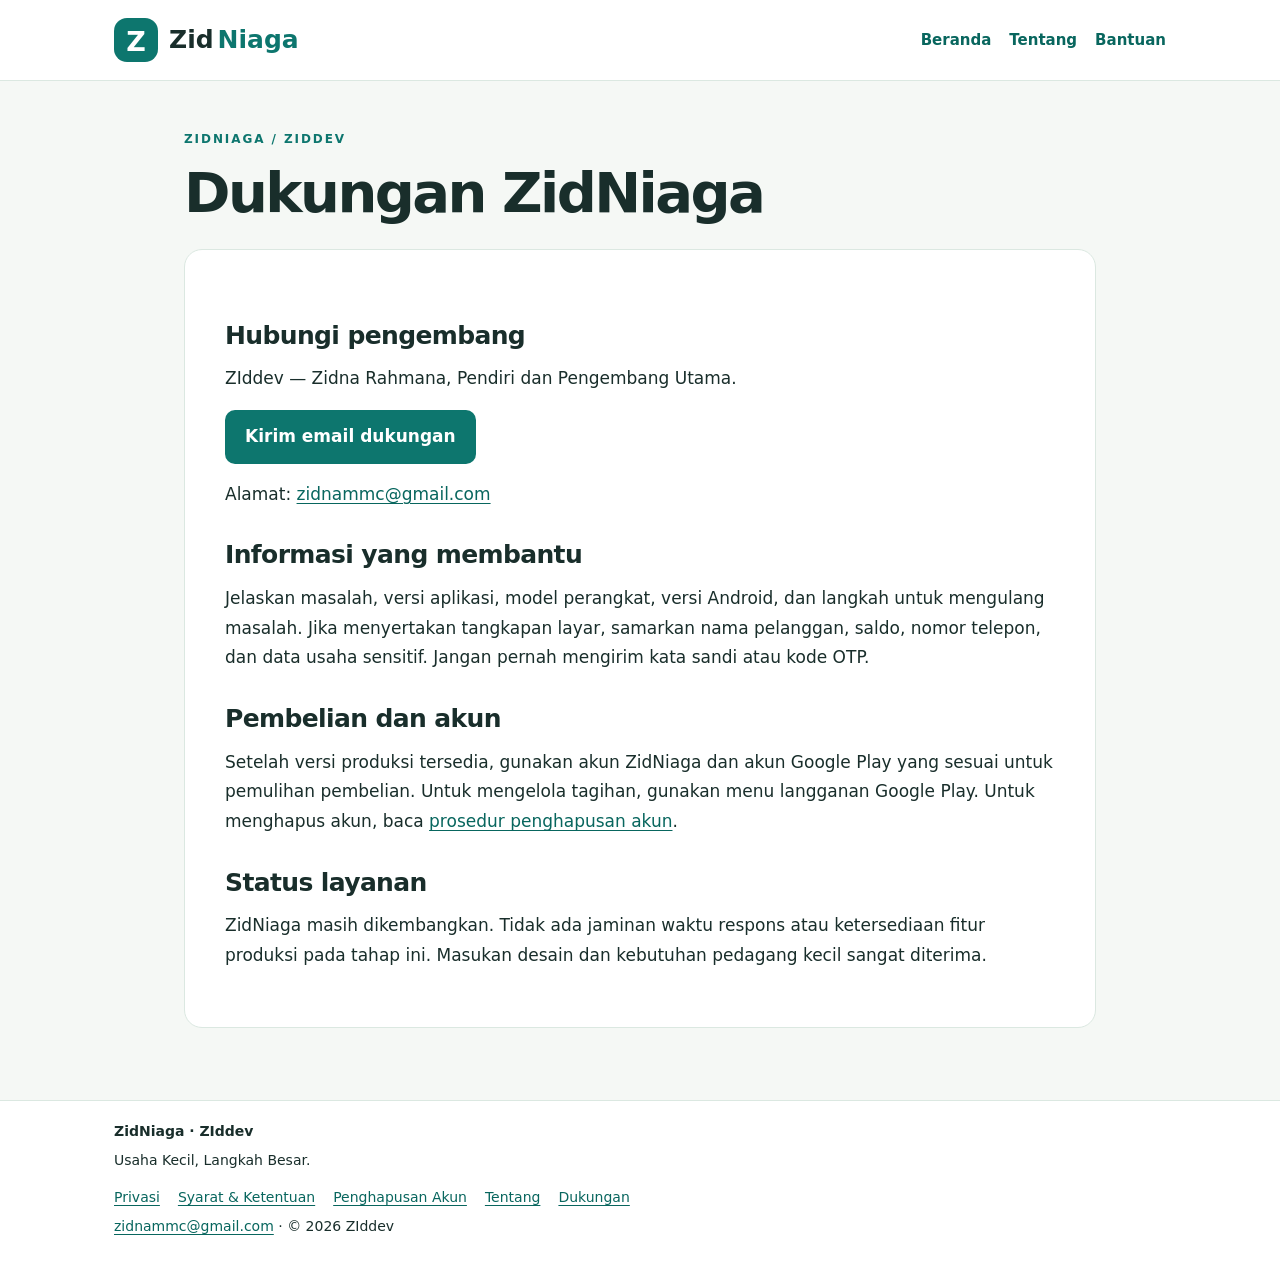
<file: support.html>
<!doctype html><html lang="id"><head><meta charset="utf-8"><meta name="viewport" content="width=device-width,initial-scale=1"><meta name="theme-color" content="#0d766e"><title>Dukungan ZidNiaga | ZidNiaga</title><link rel="stylesheet" href="style.css"></head><body><a class="skip" href="#main">Lewati navigasi</a><header class="site-header"><div class="nav-wrap"><a class="brand" href="index.html"><span class="mark" aria-hidden="true">Z</span>Zid<span>Niaga</span></a><nav aria-label="Navigasi utama"><a href="index.html">Beranda</a><a href="about.html">Tentang</a><a href="support.html">Bantuan</a></nav></div></header><main id="main" class="container"><div class="eyebrow">ZIDNIAGA / ZIDDEV</div><h1>Dukungan ZidNiaga</h1><article class="legal-copy"><h2>Hubungi pengembang</h2><p>ZIddev — Zidna Rahmana, Pendiri dan Pengembang Utama.</p><p><a class="cta" href="mailto:zidnammc@gmail.com?subject=Dukungan%20ZidNiaga">Kirim email dukungan</a></p><p>Alamat: <a href="mailto:zidnammc@gmail.com">zidnammc@gmail.com</a></p><h2>Informasi yang membantu</h2><p>Jelaskan masalah, versi aplikasi, model perangkat, versi Android, dan langkah untuk mengulang masalah. Jika menyertakan tangkapan layar, samarkan nama pelanggan, saldo, nomor telepon, dan data usaha sensitif. Jangan pernah mengirim kata sandi atau kode OTP.</p><h2>Pembelian dan akun</h2><p>Setelah versi produksi tersedia, gunakan akun ZidNiaga dan akun Google Play yang sesuai untuk pemulihan pembelian. Untuk mengelola tagihan, gunakan menu langganan Google Play. Untuk menghapus akun, baca <a href="delete-account.html">prosedur penghapusan akun</a>.</p><h2>Status layanan</h2><p>ZidNiaga masih dikembangkan. Tidak ada jaminan waktu respons atau ketersediaan fitur produksi pada tahap ini. Masukan desain dan kebutuhan pedagang kecil sangat diterima.</p></article></main><footer><div class="footer-inner"><strong>ZidNiaga · ZIddev</strong><p>Usaha Kecil, Langkah Besar.</p><nav aria-label="Informasi legal"><a href="privacy.html">Privasi</a><a href="terms.html">Syarat &amp; Ketentuan</a><a href="delete-account.html">Penghapusan Akun</a><a href="about.html">Tentang</a><a href="support.html">Dukungan</a></nav><p><a href="mailto:zidnammc@gmail.com">zidnammc@gmail.com</a> · © 2026 ZIddev</p></div></footer></body></html>
</file>
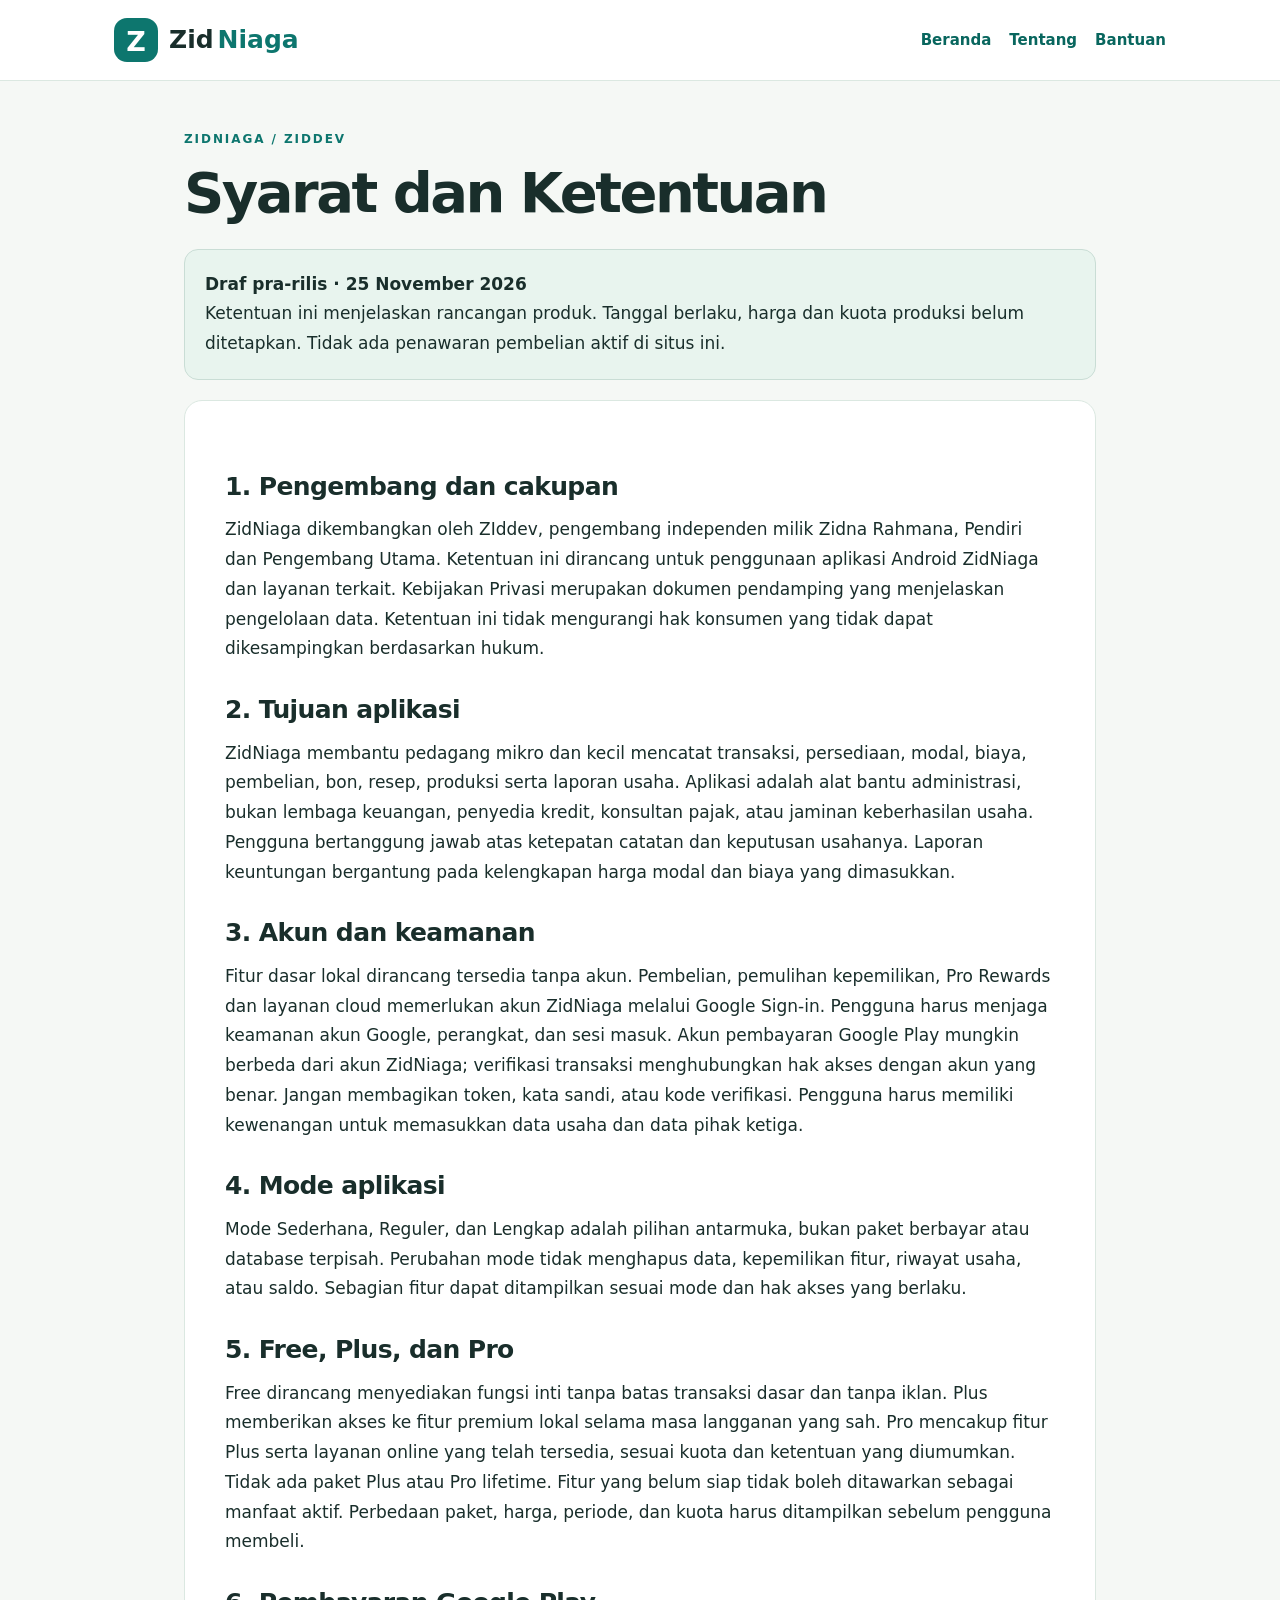
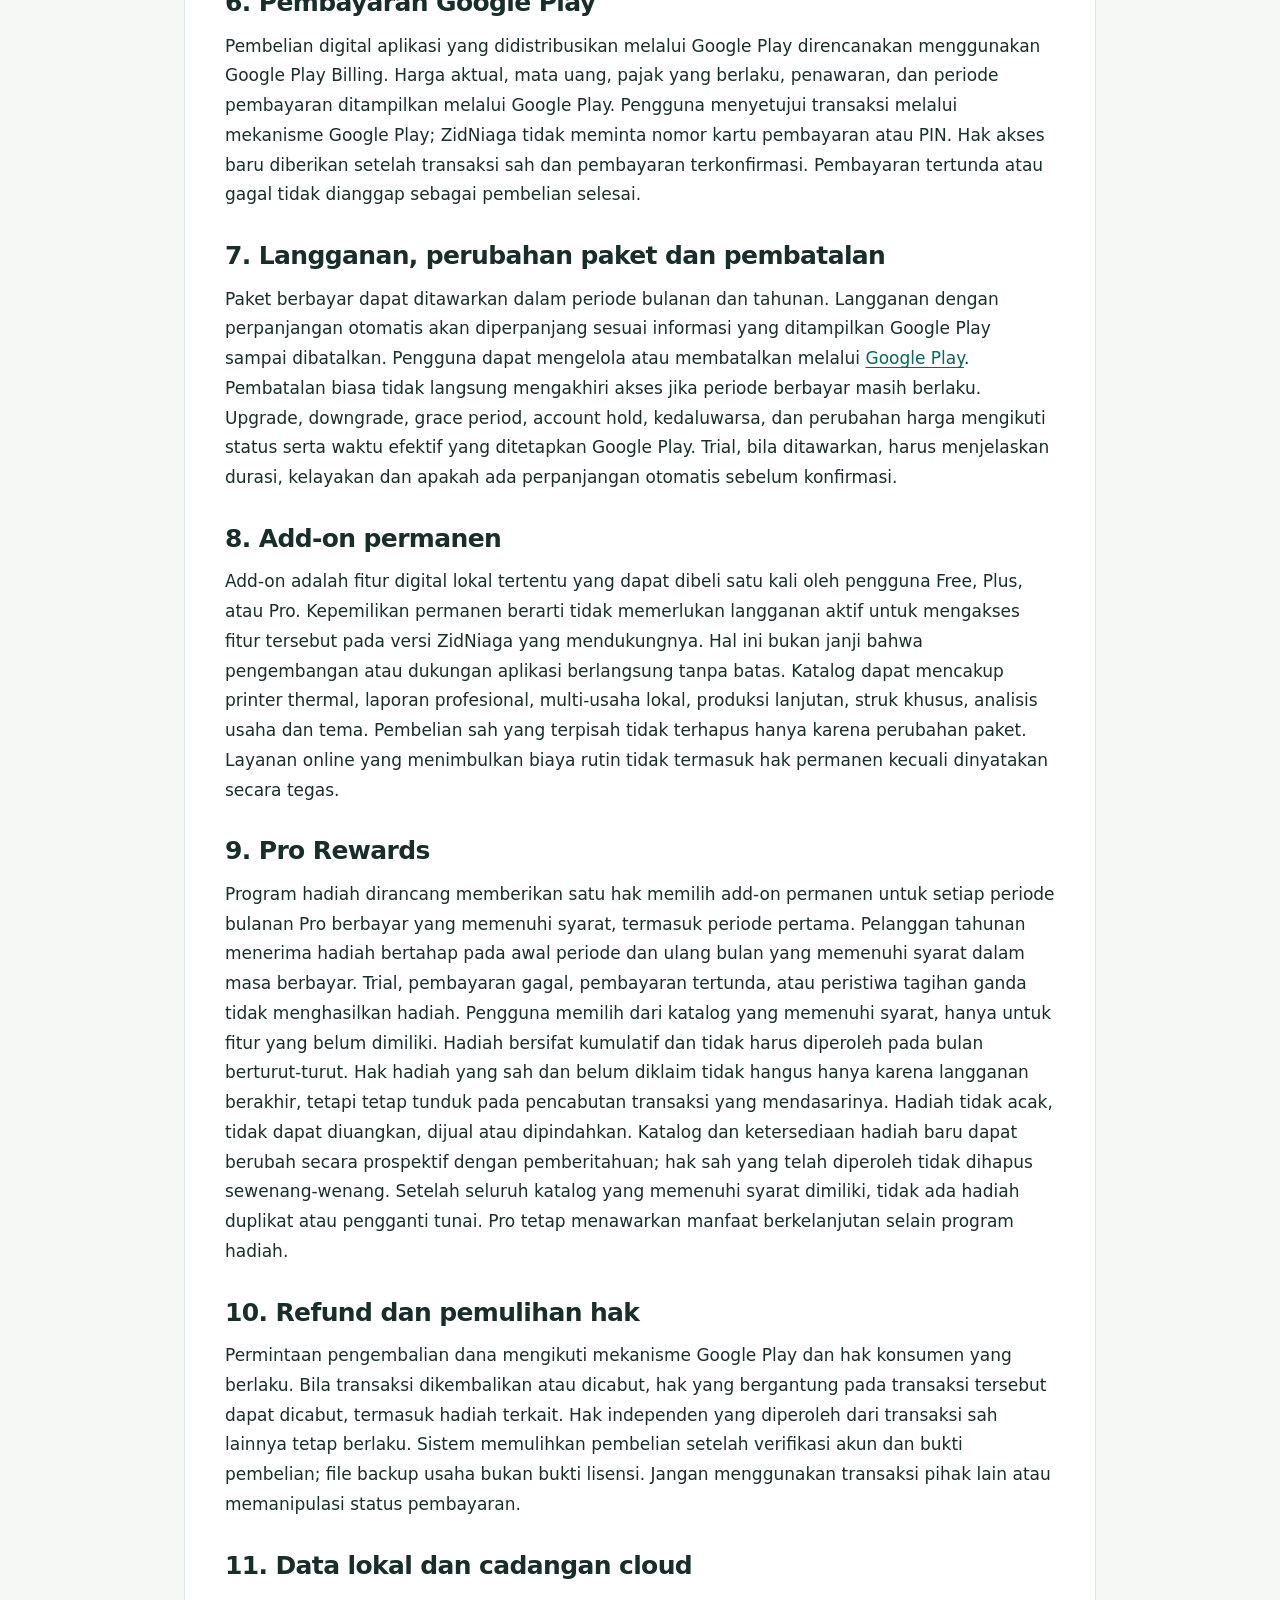
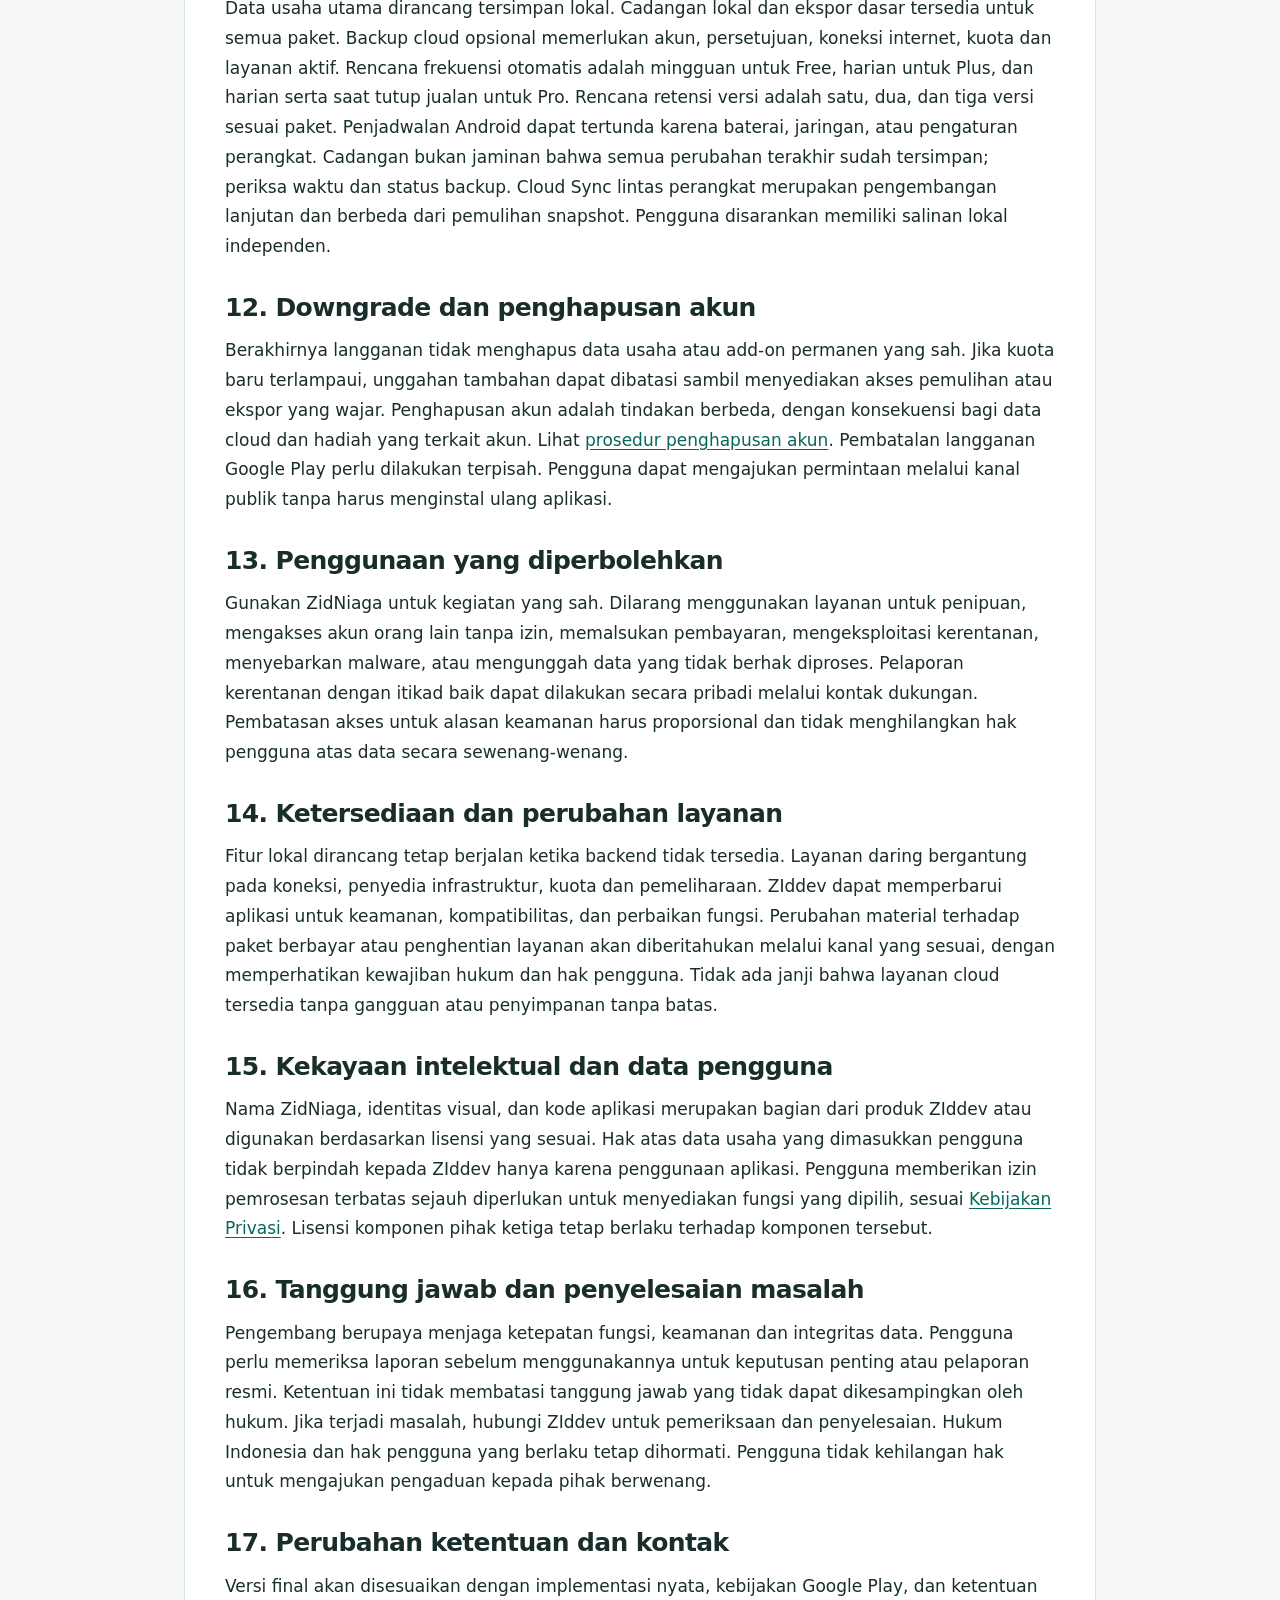
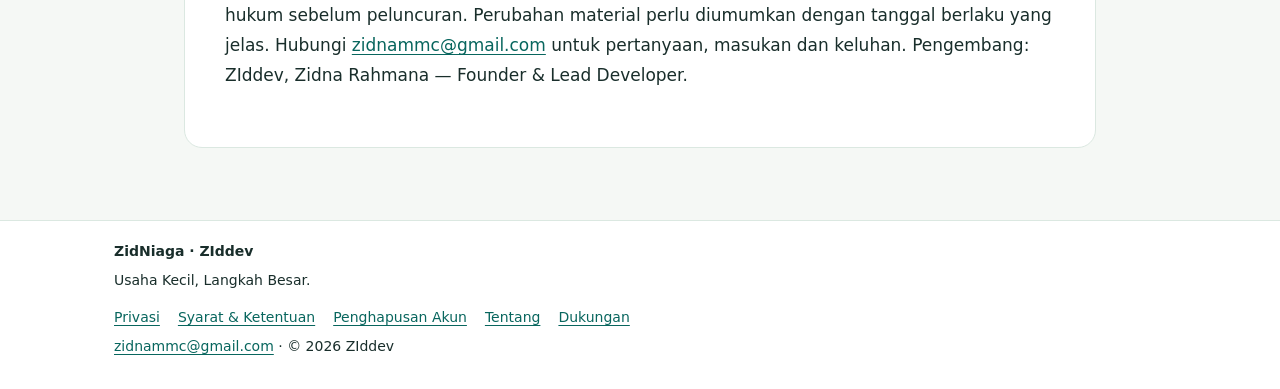
<file: terms.html>
<!doctype html><html lang="id"><head><meta charset="utf-8"><meta name="viewport" content="width=device-width,initial-scale=1"><meta name="theme-color" content="#0d766e"><title>Syarat dan Ketentuan | ZidNiaga</title><link rel="stylesheet" href="style.css"></head><body><a class="skip" href="#main">Lewati navigasi</a><header class="site-header"><div class="nav-wrap"><a class="brand" href="index.html"><span class="mark" aria-hidden="true">Z</span>Zid<span>Niaga</span></a><nav aria-label="Navigasi utama"><a href="index.html">Beranda</a><a href="about.html">Tentang</a><a href="support.html">Bantuan</a></nav></div></header><main id="main" class="container"><div class="eyebrow">ZIDNIAGA / ZIDDEV</div><h1>Syarat dan Ketentuan</h1><aside class="notice"><strong>Draf pra-rilis · 25 November 2026</strong><p>Ketentuan ini menjelaskan rancangan produk. Tanggal berlaku, harga dan kuota produksi belum ditetapkan. Tidak ada penawaran pembelian aktif di situs ini.</p></aside><article class="legal-copy"><h2>1. Pengembang dan cakupan</h2><p>ZidNiaga dikembangkan oleh ZIddev, pengembang independen milik Zidna Rahmana, Pendiri dan Pengembang Utama. Ketentuan ini dirancang untuk penggunaan aplikasi Android ZidNiaga dan layanan terkait. Kebijakan Privasi merupakan dokumen pendamping yang menjelaskan pengelolaan data. Ketentuan ini tidak mengurangi hak konsumen yang tidak dapat dikesampingkan berdasarkan hukum.</p><h2>2. Tujuan aplikasi</h2><p>ZidNiaga membantu pedagang mikro dan kecil mencatat transaksi, persediaan, modal, biaya, pembelian, bon, resep, produksi serta laporan usaha. Aplikasi adalah alat bantu administrasi, bukan lembaga keuangan, penyedia kredit, konsultan pajak, atau jaminan keberhasilan usaha. Pengguna bertanggung jawab atas ketepatan catatan dan keputusan usahanya. Laporan keuntungan bergantung pada kelengkapan harga modal dan biaya yang dimasukkan.</p><h2>3. Akun dan keamanan</h2><p>Fitur dasar lokal dirancang tersedia tanpa akun. Pembelian, pemulihan kepemilikan, Pro Rewards dan layanan cloud memerlukan akun ZidNiaga melalui Google Sign-in. Pengguna harus menjaga keamanan akun Google, perangkat, dan sesi masuk. Akun pembayaran Google Play mungkin berbeda dari akun ZidNiaga; verifikasi transaksi menghubungkan hak akses dengan akun yang benar. Jangan membagikan token, kata sandi, atau kode verifikasi. Pengguna harus memiliki kewenangan untuk memasukkan data usaha dan data pihak ketiga.</p><h2>4. Mode aplikasi</h2><p>Mode Sederhana, Reguler, dan Lengkap adalah pilihan antarmuka, bukan paket berbayar atau database terpisah. Perubahan mode tidak menghapus data, kepemilikan fitur, riwayat usaha, atau saldo. Sebagian fitur dapat ditampilkan sesuai mode dan hak akses yang berlaku.</p><h2>5. Free, Plus, dan Pro</h2><p>Free dirancang menyediakan fungsi inti tanpa batas transaksi dasar dan tanpa iklan. Plus memberikan akses ke fitur premium lokal selama masa langganan yang sah. Pro mencakup fitur Plus serta layanan online yang telah tersedia, sesuai kuota dan ketentuan yang diumumkan. Tidak ada paket Plus atau Pro lifetime. Fitur yang belum siap tidak boleh ditawarkan sebagai manfaat aktif. Perbedaan paket, harga, periode, dan kuota harus ditampilkan sebelum pengguna membeli.</p><h2>6. Pembayaran Google Play</h2><p>Pembelian digital aplikasi yang didistribusikan melalui Google Play direncanakan menggunakan Google Play Billing. Harga aktual, mata uang, pajak yang berlaku, penawaran, dan periode pembayaran ditampilkan melalui Google Play. Pengguna menyetujui transaksi melalui mekanisme Google Play; ZidNiaga tidak meminta nomor kartu pembayaran atau PIN. Hak akses baru diberikan setelah transaksi sah dan pembayaran terkonfirmasi. Pembayaran tertunda atau gagal tidak dianggap sebagai pembelian selesai.</p><h2>7. Langganan, perubahan paket dan pembatalan</h2><p>Paket berbayar dapat ditawarkan dalam periode bulanan dan tahunan. Langganan dengan perpanjangan otomatis akan diperpanjang sesuai informasi yang ditampilkan Google Play sampai dibatalkan. Pengguna dapat mengelola atau membatalkan melalui <a href="https://play.google.com/store/account/subscriptions">Google Play</a>. Pembatalan biasa tidak langsung mengakhiri akses jika periode berbayar masih berlaku. Upgrade, downgrade, grace period, account hold, kedaluwarsa, dan perubahan harga mengikuti status serta waktu efektif yang ditetapkan Google Play. Trial, bila ditawarkan, harus menjelaskan durasi, kelayakan dan apakah ada perpanjangan otomatis sebelum konfirmasi.</p><h2>8. Add-on permanen</h2><p>Add-on adalah fitur digital lokal tertentu yang dapat dibeli satu kali oleh pengguna Free, Plus, atau Pro. Kepemilikan permanen berarti tidak memerlukan langganan aktif untuk mengakses fitur tersebut pada versi ZidNiaga yang mendukungnya. Hal ini bukan janji bahwa pengembangan atau dukungan aplikasi berlangsung tanpa batas. Katalog dapat mencakup printer thermal, laporan profesional, multi-usaha lokal, produksi lanjutan, struk khusus, analisis usaha dan tema. Pembelian sah yang terpisah tidak terhapus hanya karena perubahan paket. Layanan online yang menimbulkan biaya rutin tidak termasuk hak permanen kecuali dinyatakan secara tegas.</p><h2>9. Pro Rewards</h2><p>Program hadiah dirancang memberikan satu hak memilih add-on permanen untuk setiap periode bulanan Pro berbayar yang memenuhi syarat, termasuk periode pertama. Pelanggan tahunan menerima hadiah bertahap pada awal periode dan ulang bulan yang memenuhi syarat dalam masa berbayar. Trial, pembayaran gagal, pembayaran tertunda, atau peristiwa tagihan ganda tidak menghasilkan hadiah. Pengguna memilih dari katalog yang memenuhi syarat, hanya untuk fitur yang belum dimiliki. Hadiah bersifat kumulatif dan tidak harus diperoleh pada bulan berturut-turut. Hak hadiah yang sah dan belum diklaim tidak hangus hanya karena langganan berakhir, tetapi tetap tunduk pada pencabutan transaksi yang mendasarinya. Hadiah tidak acak, tidak dapat diuangkan, dijual atau dipindahkan. Katalog dan ketersediaan hadiah baru dapat berubah secara prospektif dengan pemberitahuan; hak sah yang telah diperoleh tidak dihapus sewenang-wenang. Setelah seluruh katalog yang memenuhi syarat dimiliki, tidak ada hadiah duplikat atau pengganti tunai. Pro tetap menawarkan manfaat berkelanjutan selain program hadiah.</p><h2>10. Refund dan pemulihan hak</h2><p>Permintaan pengembalian dana mengikuti mekanisme Google Play dan hak konsumen yang berlaku. Bila transaksi dikembalikan atau dicabut, hak yang bergantung pada transaksi tersebut dapat dicabut, termasuk hadiah terkait. Hak independen yang diperoleh dari transaksi sah lainnya tetap berlaku. Sistem memulihkan pembelian setelah verifikasi akun dan bukti pembelian; file backup usaha bukan bukti lisensi. Jangan menggunakan transaksi pihak lain atau memanipulasi status pembayaran.</p><h2>11. Data lokal dan cadangan cloud</h2><p>Data usaha utama dirancang tersimpan lokal. Cadangan lokal dan ekspor dasar tersedia untuk semua paket. Backup cloud opsional memerlukan akun, persetujuan, koneksi internet, kuota dan layanan aktif. Rencana frekuensi otomatis adalah mingguan untuk Free, harian untuk Plus, dan harian serta saat tutup jualan untuk Pro. Rencana retensi versi adalah satu, dua, dan tiga versi sesuai paket. Penjadwalan Android dapat tertunda karena baterai, jaringan, atau pengaturan perangkat. Cadangan bukan jaminan bahwa semua perubahan terakhir sudah tersimpan; periksa waktu dan status backup. Cloud Sync lintas perangkat merupakan pengembangan lanjutan dan berbeda dari pemulihan snapshot. Pengguna disarankan memiliki salinan lokal independen.</p><h2>12. Downgrade dan penghapusan akun</h2><p>Berakhirnya langganan tidak menghapus data usaha atau add-on permanen yang sah. Jika kuota baru terlampaui, unggahan tambahan dapat dibatasi sambil menyediakan akses pemulihan atau ekspor yang wajar. Penghapusan akun adalah tindakan berbeda, dengan konsekuensi bagi data cloud dan hadiah yang terkait akun. Lihat <a href="delete-account.html">prosedur penghapusan akun</a>. Pembatalan langganan Google Play perlu dilakukan terpisah. Pengguna dapat mengajukan permintaan melalui kanal publik tanpa harus menginstal ulang aplikasi.</p><h2>13. Penggunaan yang diperbolehkan</h2><p>Gunakan ZidNiaga untuk kegiatan yang sah. Dilarang menggunakan layanan untuk penipuan, mengakses akun orang lain tanpa izin, memalsukan pembayaran, mengeksploitasi kerentanan, menyebarkan malware, atau mengunggah data yang tidak berhak diproses. Pelaporan kerentanan dengan itikad baik dapat dilakukan secara pribadi melalui kontak dukungan. Pembatasan akses untuk alasan keamanan harus proporsional dan tidak menghilangkan hak pengguna atas data secara sewenang-wenang.</p><h2>14. Ketersediaan dan perubahan layanan</h2><p>Fitur lokal dirancang tetap berjalan ketika backend tidak tersedia. Layanan daring bergantung pada koneksi, penyedia infrastruktur, kuota dan pemeliharaan. ZIddev dapat memperbarui aplikasi untuk keamanan, kompatibilitas, dan perbaikan fungsi. Perubahan material terhadap paket berbayar atau penghentian layanan akan diberitahukan melalui kanal yang sesuai, dengan memperhatikan kewajiban hukum dan hak pengguna. Tidak ada janji bahwa layanan cloud tersedia tanpa gangguan atau penyimpanan tanpa batas.</p><h2>15. Kekayaan intelektual dan data pengguna</h2><p>Nama ZidNiaga, identitas visual, dan kode aplikasi merupakan bagian dari produk ZIddev atau digunakan berdasarkan lisensi yang sesuai. Hak atas data usaha yang dimasukkan pengguna tidak berpindah kepada ZIddev hanya karena penggunaan aplikasi. Pengguna memberikan izin pemrosesan terbatas sejauh diperlukan untuk menyediakan fungsi yang dipilih, sesuai <a href="privacy.html">Kebijakan Privasi</a>. Lisensi komponen pihak ketiga tetap berlaku terhadap komponen tersebut.</p><h2>16. Tanggung jawab dan penyelesaian masalah</h2><p>Pengembang berupaya menjaga ketepatan fungsi, keamanan dan integritas data. Pengguna perlu memeriksa laporan sebelum menggunakannya untuk keputusan penting atau pelaporan resmi. Ketentuan ini tidak membatasi tanggung jawab yang tidak dapat dikesampingkan oleh hukum. Jika terjadi masalah, hubungi ZIddev untuk pemeriksaan dan penyelesaian. Hukum Indonesia dan hak pengguna yang berlaku tetap dihormati. Pengguna tidak kehilangan hak untuk mengajukan pengaduan kepada pihak berwenang.</p><h2>17. Perubahan ketentuan dan kontak</h2><p>Versi final akan disesuaikan dengan implementasi nyata, kebijakan Google Play, dan ketentuan hukum sebelum peluncuran. Perubahan material perlu diumumkan dengan tanggal berlaku yang jelas. Hubungi <a href="mailto:zidnammc@gmail.com">zidnammc@gmail.com</a> untuk pertanyaan, masukan dan keluhan. Pengembang: ZIddev, Zidna Rahmana — Founder &amp; Lead Developer.</p></article></main><footer><div class="footer-inner"><strong>ZidNiaga · ZIddev</strong><p>Usaha Kecil, Langkah Besar.</p><nav aria-label="Informasi legal"><a href="privacy.html">Privasi</a><a href="terms.html">Syarat &amp; Ketentuan</a><a href="delete-account.html">Penghapusan Akun</a><a href="about.html">Tentang</a><a href="support.html">Dukungan</a></nav><p><a href="mailto:zidnammc@gmail.com">zidnammc@gmail.com</a> · © 2026 ZIddev</p></div></footer></body></html>
</file>
<file: style.css>
:root{color-scheme:light;--brand:#0d766e;--ink:#192e2b;--muted:#526a64;--line:#dbe8e1;--bg:#f5f8f5}*{box-sizing:border-box}html{scroll-padding-top:20px}body{margin:0;background:var(--bg);color:var(--ink);font:17px/1.75 system-ui,-apple-system,BlinkMacSystemFont,"Segoe UI",sans-serif}a{color:#08665e;text-underline-offset:3px;overflow-wrap:anywhere}a:focus-visible,summary:focus-visible{outline:3px solid #d49236;outline-offset:4px}.skip{position:absolute;left:-10000px}.skip:focus{left:10px;top:10px;background:white;padding:12px;z-index:9}.site-header{background:white;border-bottom:1px solid var(--line)}.nav-wrap,.footer-inner{max-width:1100px;margin:auto;padding:18px 24px}.nav-wrap{display:flex;align-items:center;justify-content:space-between;gap:18px;flex-wrap:wrap}.brand{display:inline-flex;align-items:center;gap:4px;font-size:25px;font-weight:800;text-decoration:none;color:var(--ink)}.brand>span:last-child{color:var(--brand)}.mark,.developer-avatar{display:inline-grid;place-items:center;background:var(--brand);color:white;border-radius:13px;width:44px;height:44px;font-size:27px;font-weight:800;margin-right:7px}.site-header nav,footer nav{display:flex;gap:18px;flex-wrap:wrap}.site-header nav a{text-decoration:none;font-size:15px;font-weight:650}.container{max-width:960px;margin:auto;padding:48px 24px 72px}.eyebrow{letter-spacing:.16em;font-size:12px;color:var(--brand);font-weight:750}h1{font-size:clamp(34px,6vw,56px);letter-spacing:-.045em;line-height:1.12;margin:12px 0 24px}h2{font-size:25px;line-height:1.3;letter-spacing:-.025em;margin:30px 0 12px}h3{line-height:1.35}p{margin:0 0 16px}.notice,.legal-contact{padding:20px;border:1px solid #c9ddd5;border-radius:14px;background:#e8f4ee;margin:20px 0}.notice p,.legal-contact p{margin-bottom:0}.legal-copy,.panel{background:#fff;border:1px solid var(--line);border-radius:18px;padding:clamp(18px,4vw,40px)}.legal-meta{display:flex;gap:12px;flex-wrap:wrap;color:var(--muted);font-size:14px}.legal-toc{background:var(--bg);padding:16px;border-radius:12px;margin:20px 0}.legal-toc summary{cursor:pointer;font-weight:700}.legal-toc li{margin:6px 0}.legal-section{border-bottom:1px solid var(--line);padding:12px 0}.legal-developer{display:flex;align-items:center;gap:10px}.legal-developer small{display:block;color:var(--muted)}.hero{background:#0d766e;color:white;border-radius:24px;padding:clamp(24px,5vw,54px);margin-bottom:26px}.hero h2{font-size:clamp(30px,5vw,48px);margin:0 0 16px}.hero p{max-width:650px;color:#e3f4ed}.cta{display:inline-block;padding:12px 20px;background:var(--brand);color:white;border-radius:10px;font-weight:700;text-decoration:none}.hero .cta{background:white;color:#0d665d}.cards{display:grid;grid-template-columns:repeat(auto-fit,minmax(220px,1fr));gap:16px;margin:24px 0}.cards section,.cards a{background:white;border:1px solid var(--line);border-radius:16px;padding:22px}.cards h2,.cards h3{margin-top:0}.cards a{display:block;text-decoration:none}.cards a p{color:var(--muted);margin-bottom:0}.muted{color:var(--muted)}footer{border-top:1px solid var(--line);background:white;font-size:14px}footer p{margin:5px 0 12px}li{margin-bottom:8px}img{max-width:100%}@media(max-width:600px){.container{padding:32px 16px 48px}.nav-wrap,.footer-inner{padding:16px}.site-header nav{gap:14px}body{font-size:16px}.legal-copy{padding:18px}}@media(prefers-reduced-motion:reduce){*{scroll-behavior:auto!important}}
</file>
